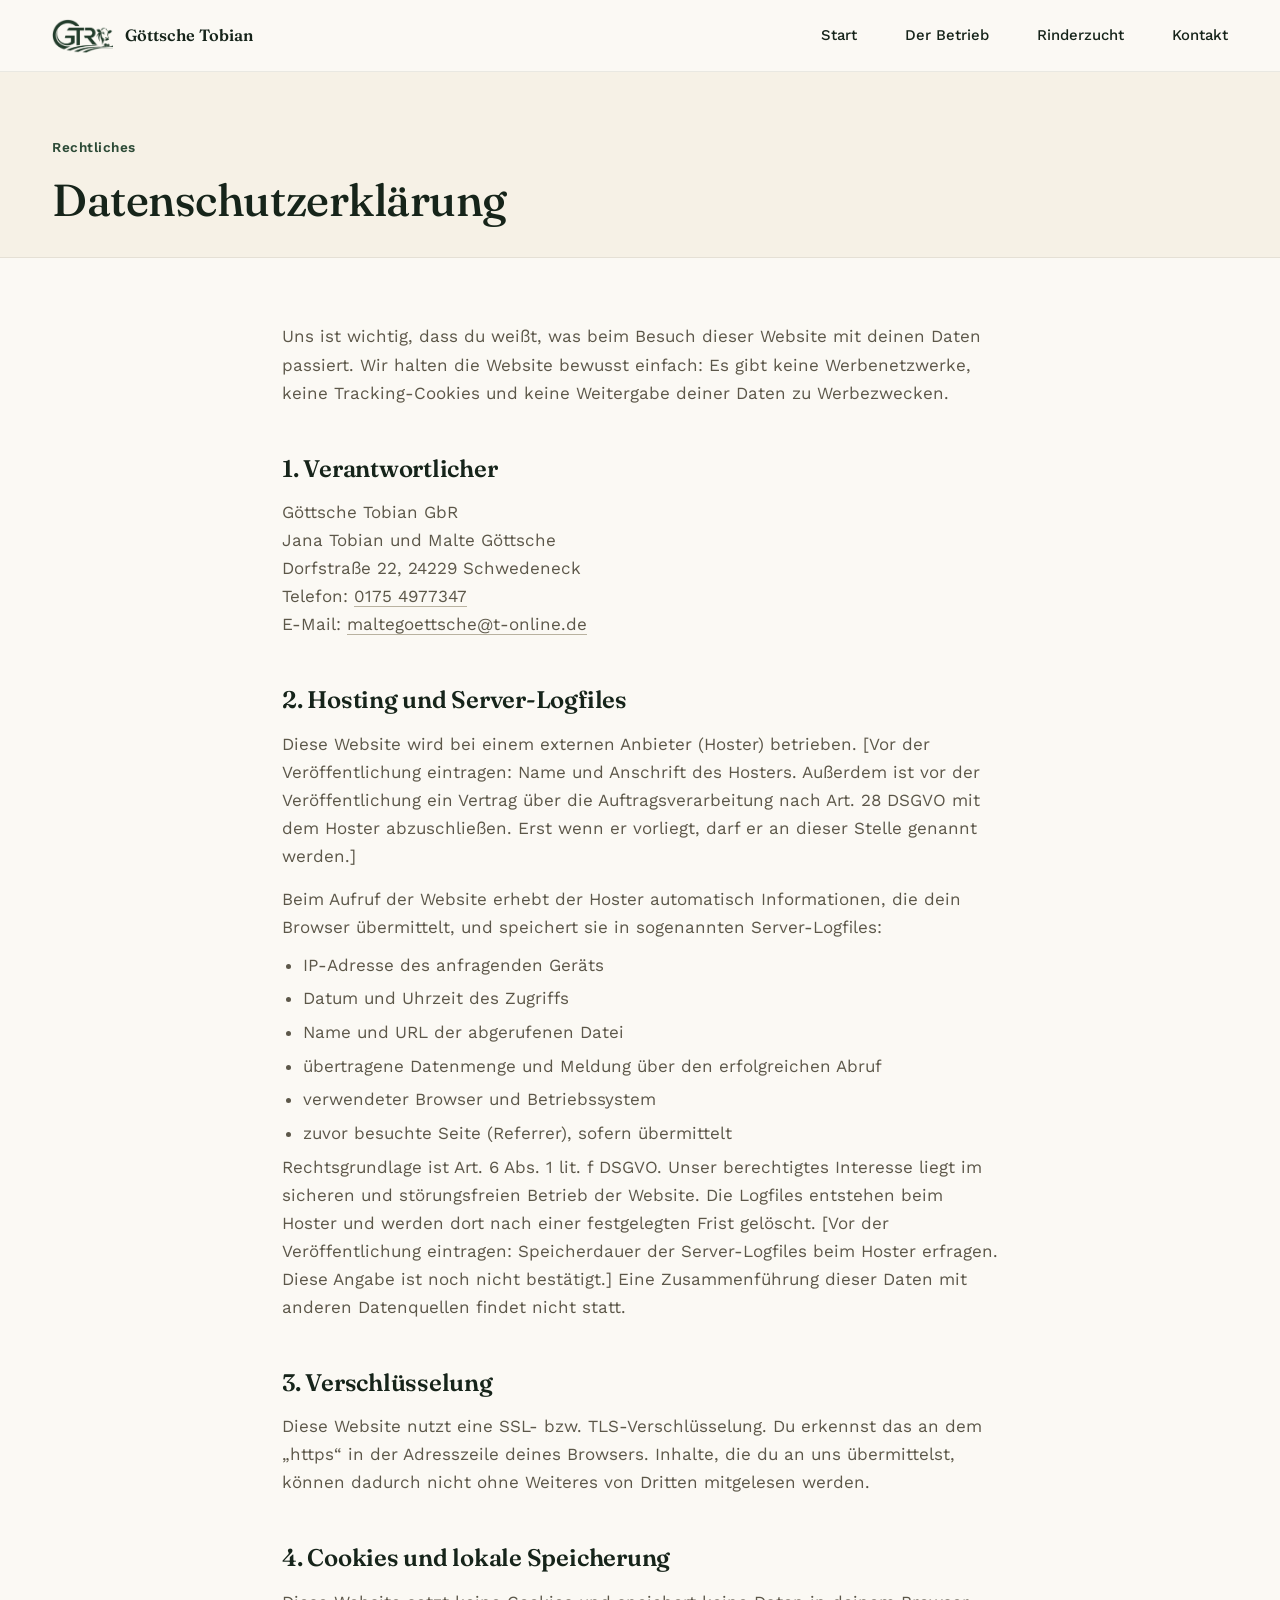
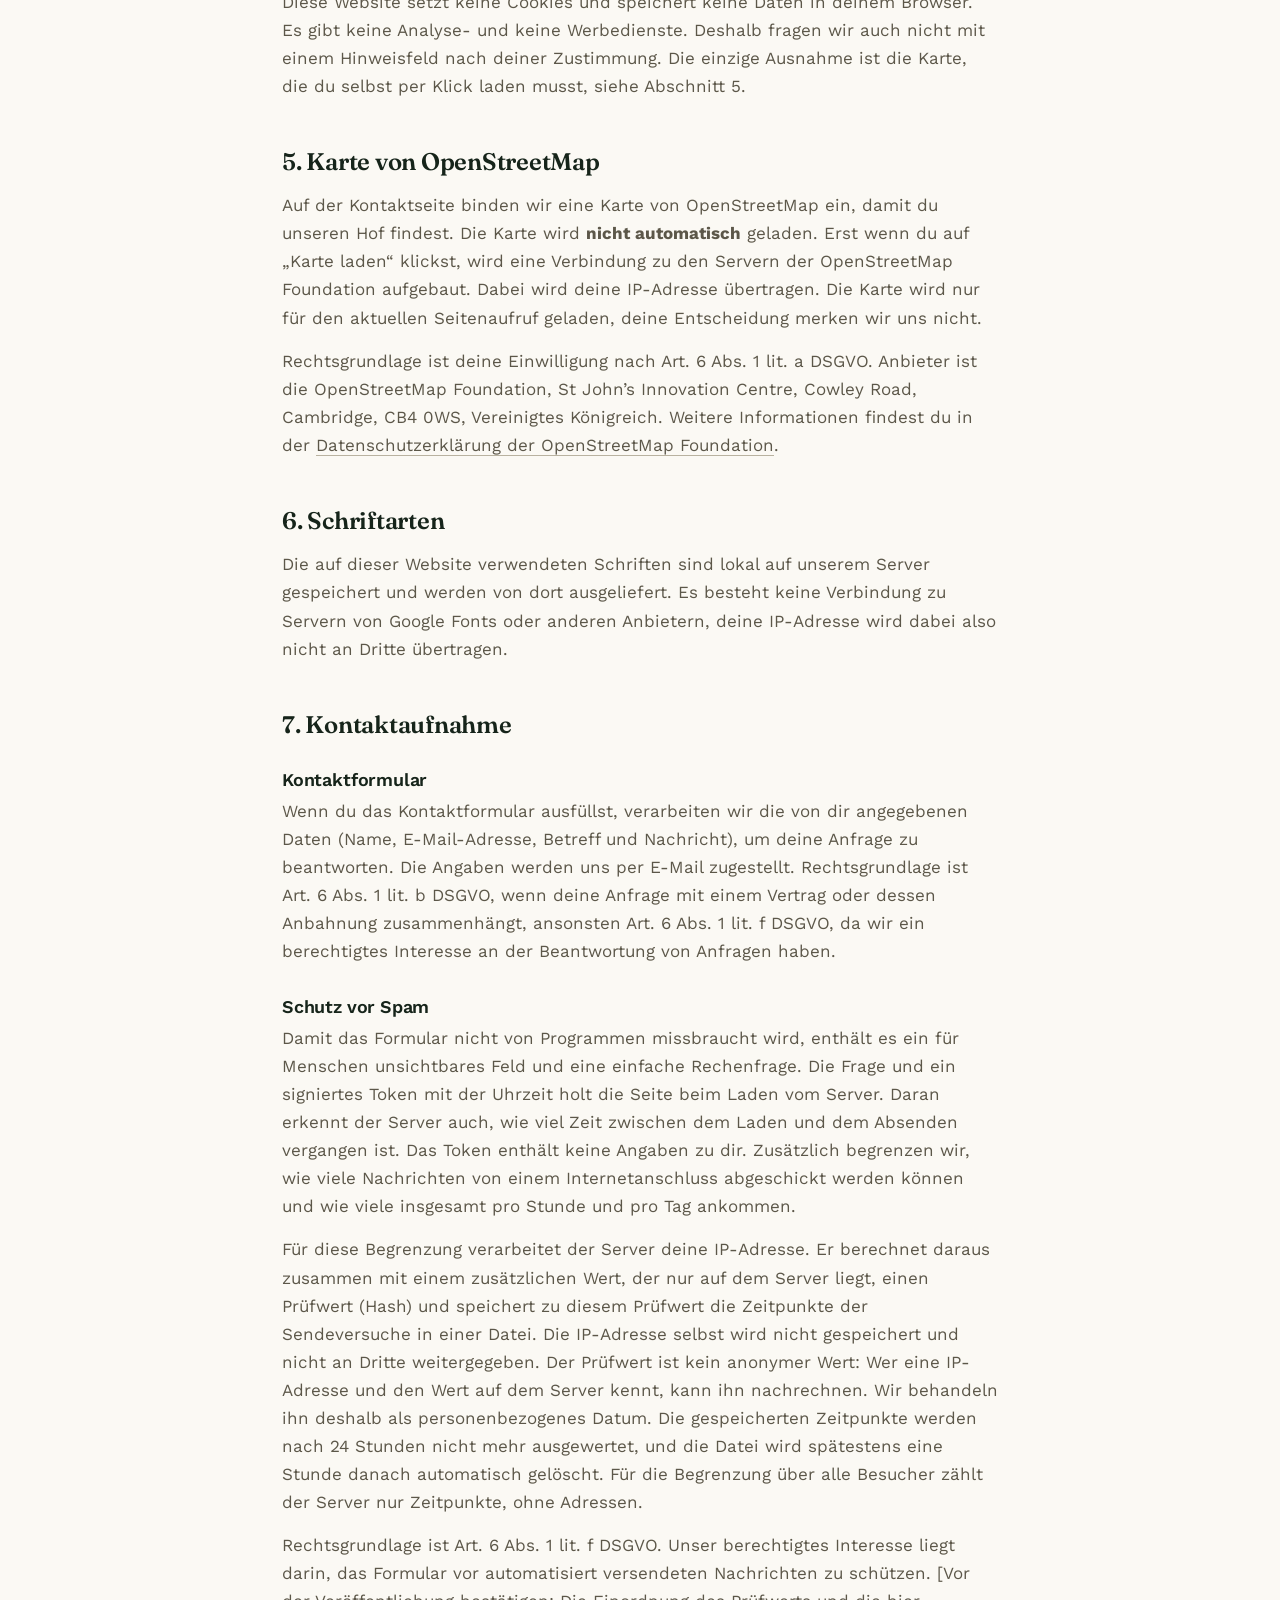
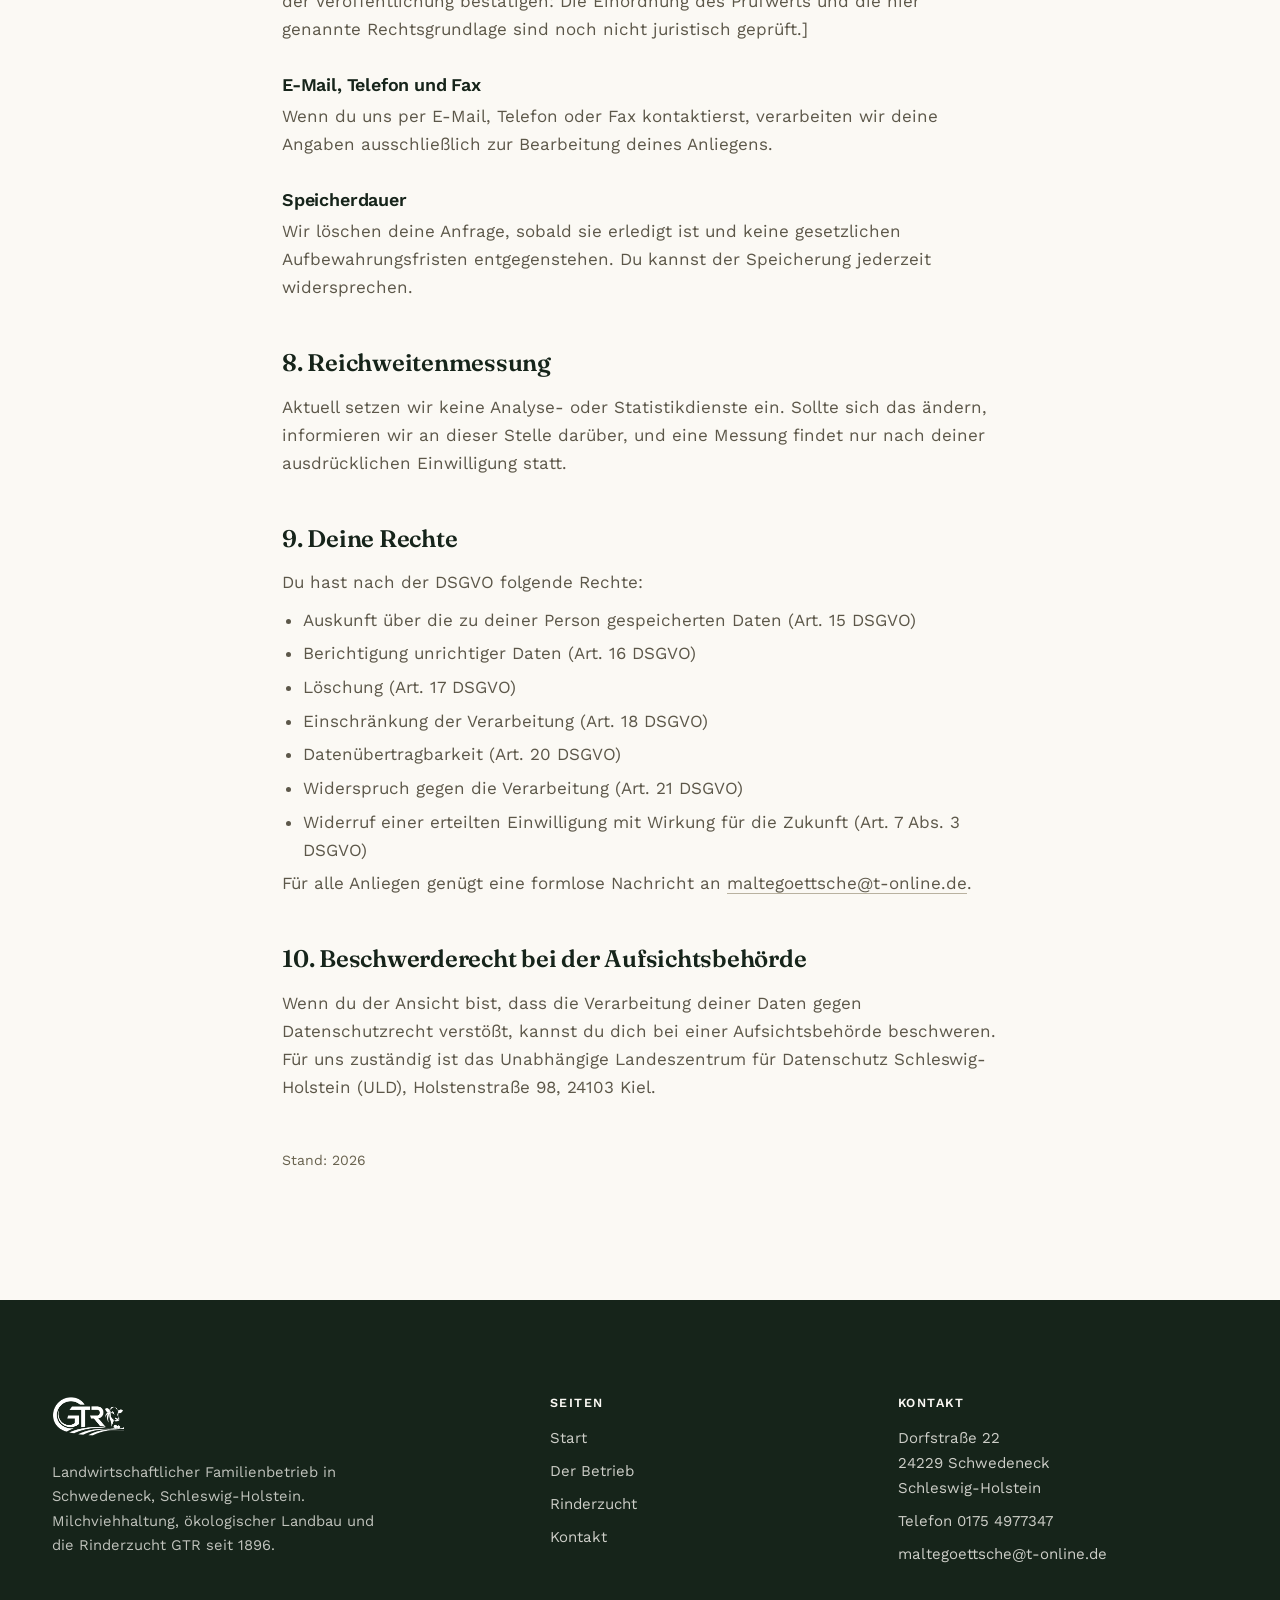
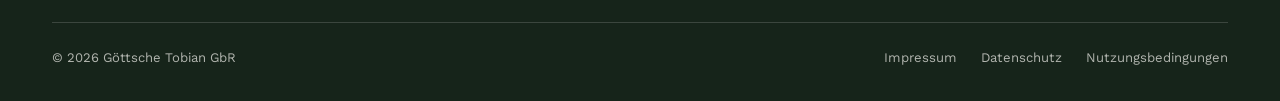
<file: datenschutz.html>
<!DOCTYPE html>
<html lang="de">
<head>
<meta charset="utf-8">
<meta name="viewport" content="width=device-width, initial-scale=1">
<title>Datenschutzerklärung | Göttsche Tobian GbR</title>
<meta name="description" content="Datenschutzerklärung der Göttsche Tobian GbR: welche Daten beim Besuch dieser Website verarbeitet werden, warum, und welche Rechte du hast.">
<link rel="canonical" href="https://seltixsyt-alt.github.io/goettsche-tobian-vorschau/datenschutz.html">
<meta name="robots" content="noindex, nofollow">
<meta name="theme-color" content="#16241a">
<meta property="og:type" content="website">
<meta property="og:site_name" content="Göttsche Tobian GbR">
<meta property="og:locale" content="de_DE">
<meta property="og:title" content="Datenschutzerklärung | Göttsche Tobian GbR">
<meta property="og:description" content="Welche Daten beim Besuch dieser Website verarbeitet werden und welche Rechte du hast.">
<meta property="og:url" content="https://seltixsyt-alt.github.io/goettsche-tobian-vorschau/datenschutz.html">
<meta property="og:image" content="https://seltixsyt-alt.github.io/goettsche-tobian-vorschau/assets/img/social-preview.jpg">
<meta name="twitter:card" content="summary_large_image">
<link rel="icon" href="/goettsche-tobian-vorschau/favicon.ico" sizes="32x32">
<link rel="icon" href="/goettsche-tobian-vorschau/icon-512.png" type="image/png" sizes="512x512">
<link rel="apple-touch-icon" href="/goettsche-tobian-vorschau/apple-touch-icon.png">
<link rel="manifest" href="/goettsche-tobian-vorschau/site.webmanifest">
<link rel="preload" href="assets/fonts/fraunces-latin.woff2" as="font" type="font/woff2" crossorigin>
<link rel="preload" href="assets/fonts/worksans-latin.woff2" as="font" type="font/woff2" crossorigin>
<link rel="stylesheet" href="assets/css/style.css?v=2026-10-30">
</head>
<body>

<a class="skip-link" href="#main">Zum Inhalt springen</a>

<header class="site-header">
  <div class="container">
    <a href="/goettsche-tobian-vorschau/" class="brand" aria-label="Göttsche Tobian, zur Startseite">
      <img class="brand-logo brand-logo--dark" src="assets/img/logo-gtr-mark-dark.png" alt="" width="560" height="310">
      <img class="brand-logo brand-logo--light" src="assets/img/logo-gtr-mark-light.png" alt="" width="560" height="310">
      <span class="brand-name" translate="no">Göttsche Tobian</span>
    </a>
    <nav class="nav-links" aria-label="Hauptnavigation">
      <a href="/goettsche-tobian-vorschau/">Start</a>
      <a href="betrieb.html">Der Betrieb</a>
      <a href="rinderzucht.html">Rinderzucht</a>
      <a href="kontakt.html">Kontakt</a>
    </nav>
    <button class="nav-toggle" type="button" aria-label="Menü öffnen" aria-expanded="false" aria-controls="mobile-menu">
      <span class="bar"></span><span class="bar"></span><span class="bar"></span>
    </button>
  </div>
</header>

<div class="mobile-menu" id="mobile-menu" aria-hidden="true">
  <nav aria-label="Menü">
    <ul>
      <li><a href="/goettsche-tobian-vorschau/">Start</a></li>
      <li><a href="betrieb.html">Der Betrieb</a></li>
      <li><a href="rinderzucht.html">Rinderzucht</a></li>
      <li><a href="kontakt.html">Kontakt</a></li>
    </ul>
  </nav>
  <div class="menu-meta">
    <span>Dorfstraße 22, 24229 Schwedeneck</span>
    <a href="tel:+491754977347">0175 4977347</a>
    <a href="mailto:maltegoettsche@t-online.de">maltegoettsche@t-online.de</a>
  </div>
</div>

<main id="main" tabindex="-1">

  <div class="text-hero">
    <div class="container">
      <span class="eyebrow">Rechtliches</span>
      <h1>Datenschutzerklärung</h1>
    </div>
  </div>

  <section class="legal">
    <div class="container">

      <p>Uns ist wichtig, dass du weißt, was beim Besuch dieser Website mit deinen Daten passiert. Wir halten die Website bewusst einfach: Es gibt keine Werbenetzwerke, keine Tracking-Cookies und keine Weitergabe deiner Daten zu Werbezwecken.</p>

      <h2>1. Verantwortlicher</h2>
      <p>
        Göttsche Tobian GbR<br>
        Jana Tobian und Malte Göttsche<br>
        Dorfstraße 22, 24229 Schwedeneck<br>
        Telefon: <a href="tel:+491754977347">0175 4977347</a><br>
        E-Mail: <a href="mailto:maltegoettsche@t-online.de">maltegoettsche@t-online.de</a>
      </p>

      <h2>2. Hosting und Server-Logfiles</h2>
      <p>Diese Website wird bei einem externen Anbieter (Hoster) betrieben. [Vor der Veröffentlichung eintragen: Name und Anschrift des Hosters. Außerdem ist vor der Veröffentlichung ein Vertrag über die Auftragsverarbeitung nach Art. 28 DSGVO mit dem Hoster abzuschließen. Erst wenn er vorliegt, darf er an dieser Stelle genannt werden.]</p>
      <p>Beim Aufruf der Website erhebt der Hoster automatisch Informationen, die dein Browser übermittelt, und speichert sie in sogenannten Server-Logfiles:</p>
      <ul>
        <li>IP-Adresse des anfragenden Geräts</li>
        <li>Datum und Uhrzeit des Zugriffs</li>
        <li>Name und URL der abgerufenen Datei</li>
        <li>übertragene Datenmenge und Meldung über den erfolgreichen Abruf</li>
        <li>verwendeter Browser und Betriebssystem</li>
        <li>zuvor besuchte Seite (Referrer), sofern übermittelt</li>
      </ul>
      <p>Rechtsgrundlage ist Art. 6 Abs. 1 lit. f DSGVO. Unser berechtigtes Interesse liegt im sicheren und störungsfreien Betrieb der Website. Die Logfiles entstehen beim Hoster und werden dort nach einer festgelegten Frist gelöscht. [Vor der Veröffentlichung eintragen: Speicherdauer der Server-Logfiles beim Hoster erfragen. Diese Angabe ist noch nicht bestätigt.] Eine Zusammenführung dieser Daten mit anderen Datenquellen findet nicht statt.</p>

      <h2>3. Verschlüsselung</h2>
      <p>Diese Website nutzt eine SSL- bzw. TLS-Verschlüsselung. Du erkennst das an dem „https“ in der Adresszeile deines Browsers. Inhalte, die du an uns übermittelst, können dadurch nicht ohne Weiteres von Dritten mitgelesen werden.</p>

      <h2>4. Cookies und lokale Speicherung</h2>
      <p>Diese Website setzt keine Cookies und speichert keine Daten in deinem Browser. Es gibt keine Analyse- und keine Werbedienste. Deshalb fragen wir auch nicht mit einem Hinweisfeld nach deiner Zustimmung. Die einzige Ausnahme ist die Karte, die du selbst per Klick laden musst, siehe Abschnitt 5.</p>

      <h2>5. Karte von OpenStreetMap</h2>
      <p>Auf der Kontaktseite binden wir eine Karte von OpenStreetMap ein, damit du unseren Hof findest. Die Karte wird <strong>nicht automatisch</strong> geladen. Erst wenn du auf „Karte laden“ klickst, wird eine Verbindung zu den Servern der OpenStreetMap Foundation aufgebaut. Dabei wird deine IP-Adresse übertragen. Die Karte wird nur für den aktuellen Seitenaufruf geladen, deine Entscheidung merken wir uns nicht.</p>
      <p>Rechtsgrundlage ist deine Einwilligung nach Art. 6 Abs. 1 lit. a DSGVO. Anbieter ist die OpenStreetMap Foundation, St John’s Innovation Centre, Cowley Road, Cambridge, CB4 0WS, Vereinigtes Königreich. Weitere Informationen findest du in der <a href="https://osmfoundation.org/wiki/Privacy_Policy" target="_blank" rel="noopener noreferrer">Datenschutzerklärung der OpenStreetMap Foundation</a>.</p>

      <h2>6. Schriftarten</h2>
      <p>Die auf dieser Website verwendeten Schriften sind lokal auf unserem Server gespeichert und werden von dort ausgeliefert. Es besteht keine Verbindung zu Servern von Google Fonts oder anderen Anbietern, deine IP-Adresse wird dabei also nicht an Dritte übertragen.</p>

      <h2>7. Kontaktaufnahme</h2>
      <h3>Kontaktformular</h3>
      <p>Wenn du das Kontaktformular ausfüllst, verarbeiten wir die von dir angegebenen Daten (Name, E-Mail-Adresse, Betreff und Nachricht), um deine Anfrage zu beantworten. Die Angaben werden uns per E-Mail zugestellt. Rechtsgrundlage ist Art. 6 Abs. 1 lit. b DSGVO, wenn deine Anfrage mit einem Vertrag oder dessen Anbahnung zusammenhängt, ansonsten Art. 6 Abs. 1 lit. f DSGVO, da wir ein berechtigtes Interesse an der Beantwortung von Anfragen haben.</p>
      <h3>Schutz vor Spam</h3>
      <p>Damit das Formular nicht von Programmen missbraucht wird, enthält es ein für Menschen unsichtbares Feld und eine einfache Rechenfrage. Die Frage und ein signiertes Token mit der Uhrzeit holt die Seite beim Laden vom Server. Daran erkennt der Server auch, wie viel Zeit zwischen dem Laden und dem Absenden vergangen ist. Das Token enthält keine Angaben zu dir. Zusätzlich begrenzen wir, wie viele Nachrichten von einem Internetanschluss abgeschickt werden können und wie viele insgesamt pro Stunde und pro Tag ankommen.</p>
      <p>Für diese Begrenzung verarbeitet der Server deine IP-Adresse. Er berechnet daraus zusammen mit einem zusätzlichen Wert, der nur auf dem Server liegt, einen Prüfwert (Hash) und speichert zu diesem Prüfwert die Zeitpunkte der Sendeversuche in einer Datei. Die IP-Adresse selbst wird nicht gespeichert und nicht an Dritte weitergegeben. Der Prüfwert ist kein anonymer Wert: Wer eine IP-Adresse und den Wert auf dem Server kennt, kann ihn nachrechnen. Wir behandeln ihn deshalb als personenbezogenes Datum. Die gespeicherten Zeitpunkte werden nach 24 Stunden nicht mehr ausgewertet, und die Datei wird spätestens eine Stunde danach automatisch gelöscht. Für die Begrenzung über alle Besucher zählt der Server nur Zeitpunkte, ohne Adressen.</p>
      <p>Rechtsgrundlage ist Art. 6 Abs. 1 lit. f DSGVO. Unser berechtigtes Interesse liegt darin, das Formular vor automatisiert versendeten Nachrichten zu schützen. [Vor der Veröffentlichung bestätigen: Die Einordnung des Prüfwerts und die hier genannte Rechtsgrundlage sind noch nicht juristisch geprüft.]</p>
      <h3>E-Mail, Telefon und Fax</h3>
      <p>Wenn du uns per E-Mail, Telefon oder Fax kontaktierst, verarbeiten wir deine Angaben ausschließlich zur Bearbeitung deines Anliegens.</p>
      <h3>Speicherdauer</h3>
      <p>Wir löschen deine Anfrage, sobald sie erledigt ist und keine gesetzlichen Aufbewahrungsfristen entgegenstehen. Du kannst der Speicherung jederzeit widersprechen.</p>

      <h2>8. Reichweitenmessung</h2>
      <p>Aktuell setzen wir keine Analyse- oder Statistikdienste ein. Sollte sich das ändern, informieren wir an dieser Stelle darüber, und eine Messung findet nur nach deiner ausdrücklichen Einwilligung statt.</p>

      <h2>9. Deine Rechte</h2>
      <p>Du hast nach der DSGVO folgende Rechte:</p>
      <ul>
        <li>Auskunft über die zu deiner Person gespeicherten Daten (Art. 15 DSGVO)</li>
        <li>Berichtigung unrichtiger Daten (Art. 16 DSGVO)</li>
        <li>Löschung (Art. 17 DSGVO)</li>
        <li>Einschränkung der Verarbeitung (Art. 18 DSGVO)</li>
        <li>Datenübertragbarkeit (Art. 20 DSGVO)</li>
        <li>Widerspruch gegen die Verarbeitung (Art. 21 DSGVO)</li>
        <li>Widerruf einer erteilten Einwilligung mit Wirkung für die Zukunft (Art. 7 Abs. 3 DSGVO)</li>
      </ul>
      <p>Für alle Anliegen genügt eine formlose Nachricht an <a href="mailto:maltegoettsche@t-online.de">maltegoettsche@t-online.de</a>.</p>

      <h2>10. Beschwerderecht bei der Aufsichtsbehörde</h2>
      <p>Wenn du der Ansicht bist, dass die Verarbeitung deiner Daten gegen Datenschutzrecht verstößt, kannst du dich bei einer Aufsichtsbehörde beschweren. Für uns zuständig ist das Unabhängige Landeszentrum für Datenschutz Schleswig-Holstein (ULD), Holstenstraße 98, 24103 Kiel.</p>

      <p class="updated">Stand: <span data-year>2026</span></p>
    </div>
  </section>

</main>

<footer class="site-footer">
  <div class="container">
    <div class="footer-grid">
      <div class="footer-brand">
        <img src="assets/img/logo-gtr-mark-light.png" alt="GTR, Göttsche Tobian Rinderzucht" width="560" height="310" loading="lazy">
        <p>Landwirtschaftlicher Familienbetrieb in Schwedeneck, Schleswig-Holstein. Milchviehhaltung, ökologischer Landbau und die Rinderzucht GTR seit 1896.</p>
      </div>
      <div class="footer-col">
        <h2>Seiten</h2>
        <a href="/goettsche-tobian-vorschau/">Start</a>
        <a href="betrieb.html">Der Betrieb</a>
        <a href="rinderzucht.html">Rinderzucht</a>
        <a href="kontakt.html">Kontakt</a>
      </div>
      <div class="footer-col">
        <h2>Kontakt</h2>
        <p>Dorfstraße 22<br>24229 Schwedeneck<br>Schleswig-Holstein</p>
        <a href="tel:+491754977347">Telefon 0175 4977347</a>
        <a href="mailto:maltegoettsche@t-online.de">maltegoettsche@t-online.de</a>
      </div>
    </div>
    <div class="footer-bottom">
      <span>&copy; <span data-year>2026</span> Göttsche Tobian GbR</span>
      <nav class="footer-legal" aria-label="Rechtliches">
        <a href="impressum.html">Impressum</a>
        <a href="datenschutz.html" aria-current="page">Datenschutz</a>
        <a href="nutzungsbedingungen.html">Nutzungsbedingungen</a>
      </nav>
    </div>
  </div>
</footer>

<script src="assets/js/main.js?v=2026-10-30" defer></script>
</body>
</html>
</file>
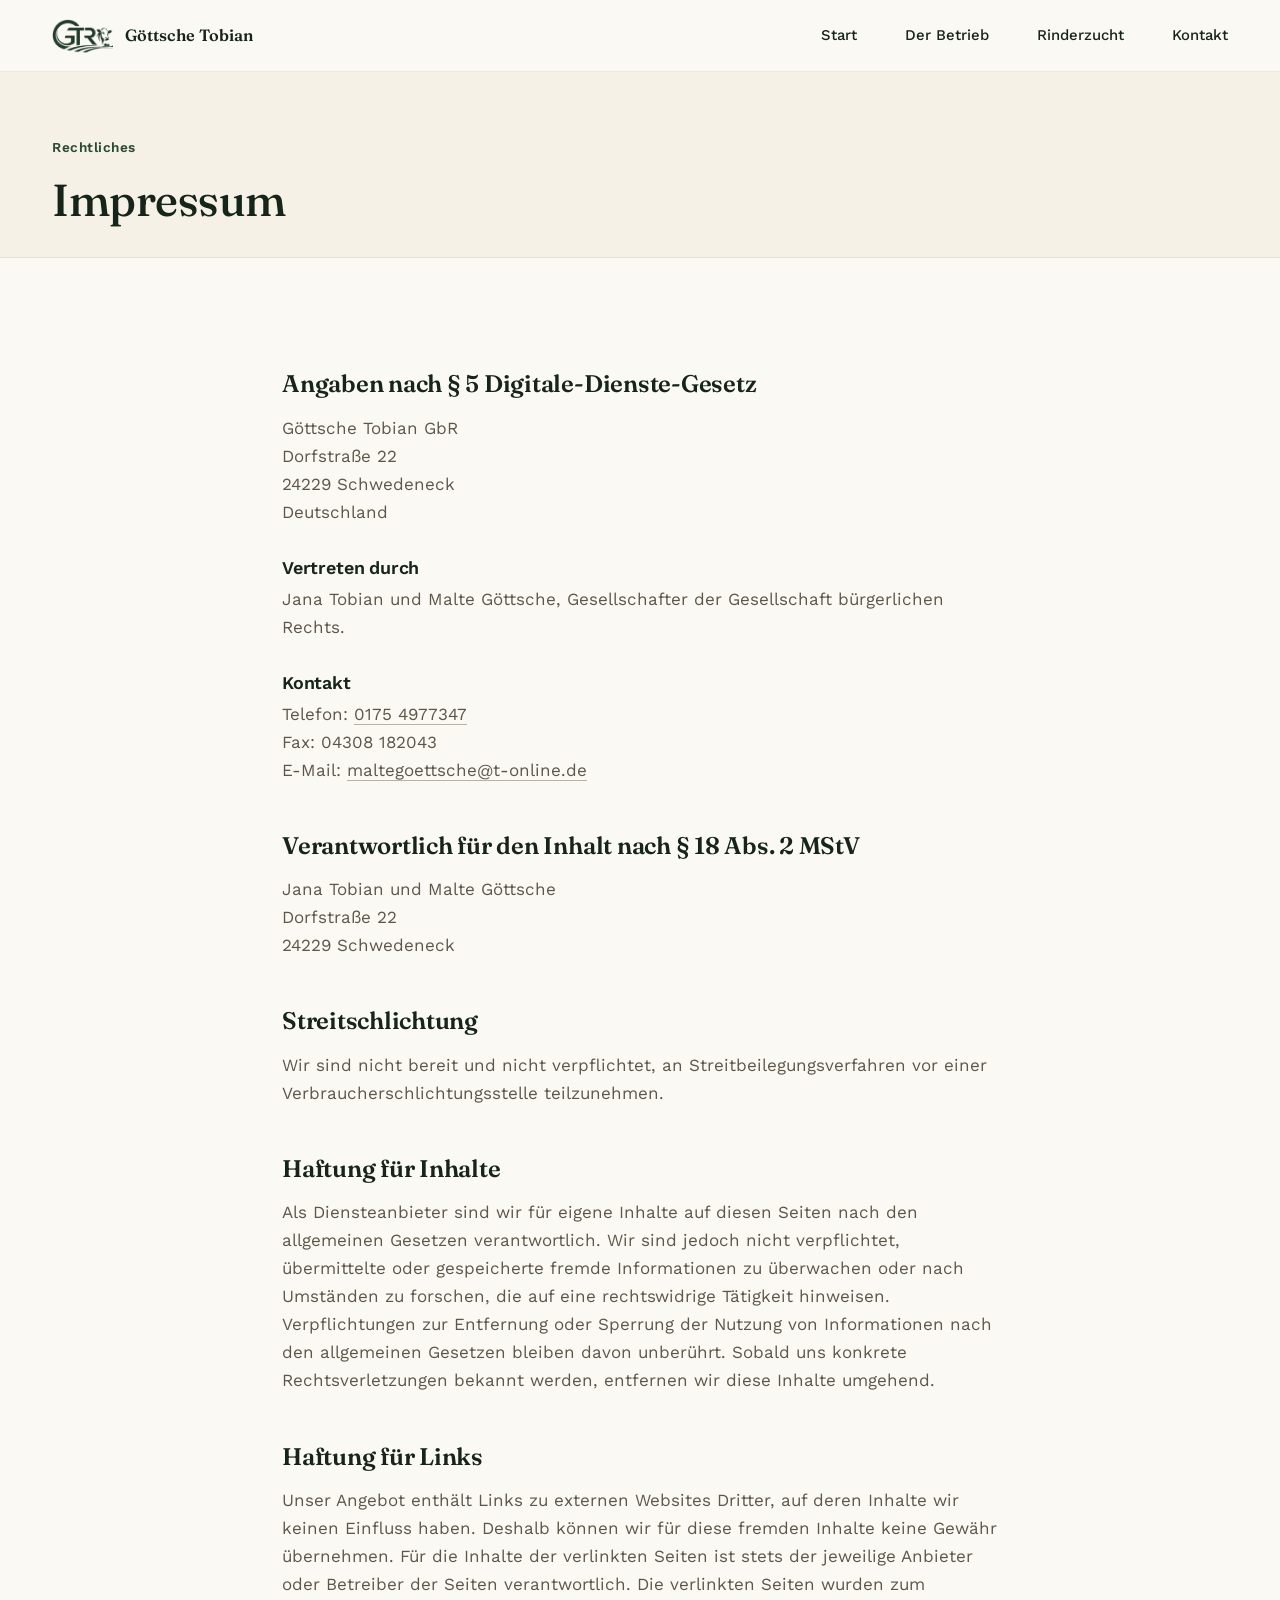
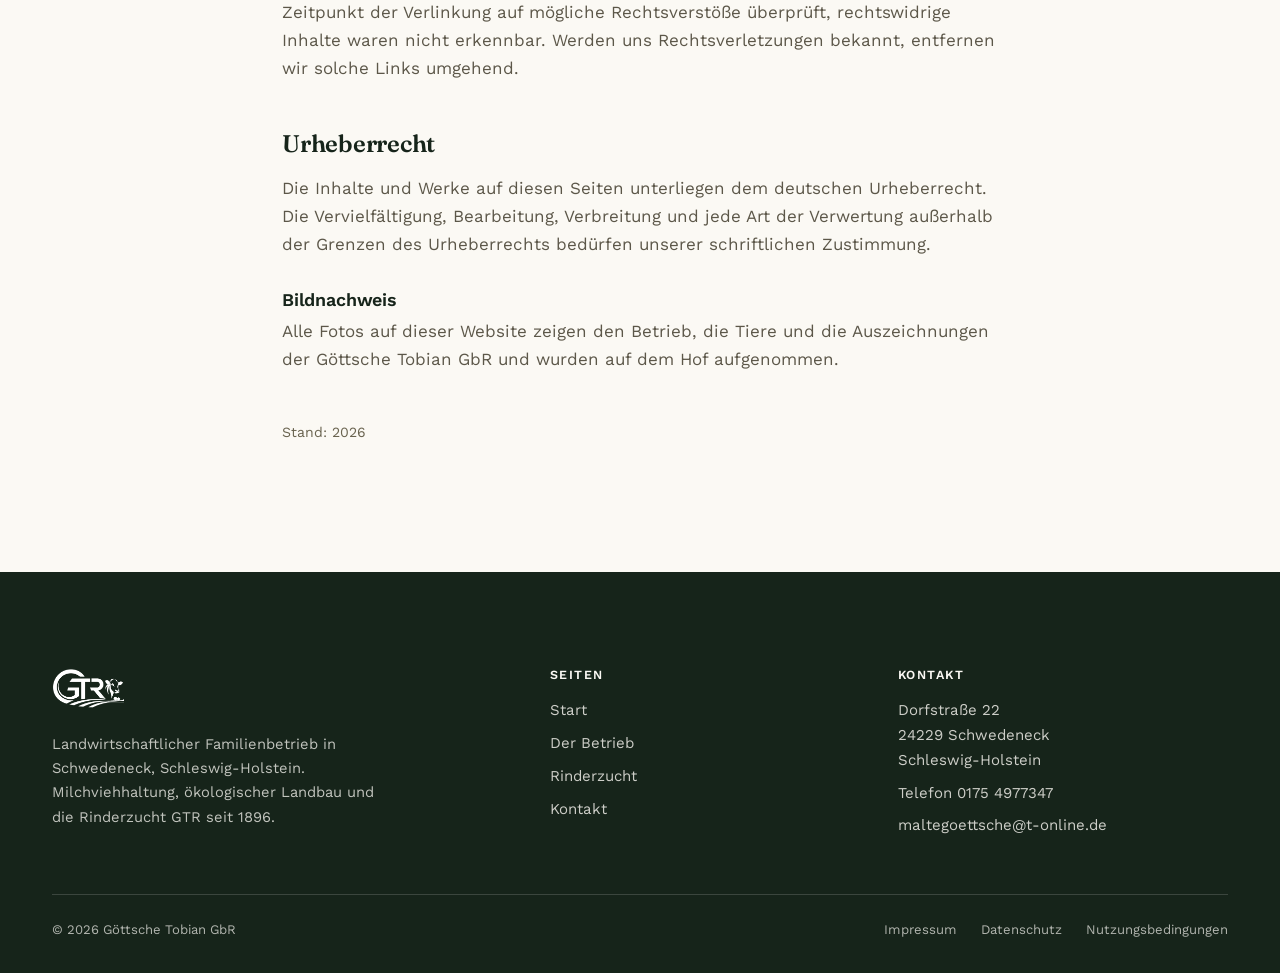
<file: impressum.html>
<!DOCTYPE html>
<html lang="de">
<head>
<meta charset="utf-8">
<meta name="viewport" content="width=device-width, initial-scale=1">
<title>Impressum | Göttsche Tobian GbR</title>
<meta name="description" content="Impressum und Anbieterkennzeichnung der Göttsche Tobian GbR, Dorfstraße 22, 24229 Schwedeneck.">
<link rel="canonical" href="https://seltixsyt-alt.github.io/goettsche-tobian-vorschau/impressum.html">
<meta name="robots" content="noindex, nofollow">
<meta name="theme-color" content="#16241a">
<meta property="og:type" content="website">
<meta property="og:site_name" content="Göttsche Tobian GbR">
<meta property="og:locale" content="de_DE">
<meta property="og:title" content="Impressum | Göttsche Tobian GbR">
<meta property="og:description" content="Anbieterkennzeichnung der Göttsche Tobian GbR in Schwedeneck.">
<meta property="og:url" content="https://seltixsyt-alt.github.io/goettsche-tobian-vorschau/impressum.html">
<meta property="og:image" content="https://seltixsyt-alt.github.io/goettsche-tobian-vorschau/assets/img/social-preview.jpg">
<meta name="twitter:card" content="summary_large_image">
<link rel="icon" href="/goettsche-tobian-vorschau/favicon.ico" sizes="32x32">
<link rel="icon" href="/goettsche-tobian-vorschau/icon-512.png" type="image/png" sizes="512x512">
<link rel="apple-touch-icon" href="/goettsche-tobian-vorschau/apple-touch-icon.png">
<link rel="manifest" href="/goettsche-tobian-vorschau/site.webmanifest">
<link rel="preload" href="assets/fonts/fraunces-latin.woff2" as="font" type="font/woff2" crossorigin>
<link rel="preload" href="assets/fonts/worksans-latin.woff2" as="font" type="font/woff2" crossorigin>
<link rel="stylesheet" href="assets/css/style.css?v=2026-10-30">
</head>
<body>

<a class="skip-link" href="#main">Zum Inhalt springen</a>

<header class="site-header">
  <div class="container">
    <a href="/goettsche-tobian-vorschau/" class="brand" aria-label="Göttsche Tobian, zur Startseite">
      <img class="brand-logo brand-logo--dark" src="assets/img/logo-gtr-mark-dark.png" alt="" width="560" height="310">
      <img class="brand-logo brand-logo--light" src="assets/img/logo-gtr-mark-light.png" alt="" width="560" height="310">
      <span class="brand-name" translate="no">Göttsche Tobian</span>
    </a>
    <nav class="nav-links" aria-label="Hauptnavigation">
      <a href="/goettsche-tobian-vorschau/">Start</a>
      <a href="betrieb.html">Der Betrieb</a>
      <a href="rinderzucht.html">Rinderzucht</a>
      <a href="kontakt.html">Kontakt</a>
    </nav>
    <button class="nav-toggle" type="button" aria-label="Menü öffnen" aria-expanded="false" aria-controls="mobile-menu">
      <span class="bar"></span><span class="bar"></span><span class="bar"></span>
    </button>
  </div>
</header>

<div class="mobile-menu" id="mobile-menu" aria-hidden="true">
  <nav aria-label="Menü">
    <ul>
      <li><a href="/goettsche-tobian-vorschau/">Start</a></li>
      <li><a href="betrieb.html">Der Betrieb</a></li>
      <li><a href="rinderzucht.html">Rinderzucht</a></li>
      <li><a href="kontakt.html">Kontakt</a></li>
    </ul>
  </nav>
  <div class="menu-meta">
    <span>Dorfstraße 22, 24229 Schwedeneck</span>
    <a href="tel:+491754977347">0175 4977347</a>
    <a href="mailto:maltegoettsche@t-online.de">maltegoettsche@t-online.de</a>
  </div>
</div>

<main id="main" tabindex="-1">

  <div class="text-hero">
    <div class="container">
      <span class="eyebrow">Rechtliches</span>
      <h1>Impressum</h1>
    </div>
  </div>

  <section class="legal">
    <div class="container">

      <h2>Angaben nach § 5 Digitale-Dienste-Gesetz</h2>
      <p>
        Göttsche Tobian GbR<br>
        Dorfstraße 22<br>
        24229 Schwedeneck<br>
        Deutschland
      </p>

      <h3>Vertreten durch</h3>
      <p>Jana Tobian und Malte Göttsche, Gesellschafter der Gesellschaft bürgerlichen Rechts.</p>

      <h3>Kontakt</h3>
      <p>
        Telefon: <a href="tel:+491754977347">0175 4977347</a><br>
        Fax: 04308 182043<br>
        E-Mail: <a href="mailto:maltegoettsche@t-online.de">maltegoettsche@t-online.de</a>
      </p>

      <!-- Falls eine Umsatzsteuer-Identifikationsnummer nach § 27 a UStG vorliegt,
           hier ergänzen:
      <h3>Umsatzsteuer-Identifikationsnummer</h3>
      <p>DE000000000</p>
      -->

      <h2>Verantwortlich für den Inhalt nach § 18 Abs. 2 MStV</h2>
      <p>
        Jana Tobian und Malte Göttsche<br>
        Dorfstraße 22<br>
        24229 Schwedeneck
      </p>

      <h2>Streitschlichtung</h2>
      <p>Wir sind nicht bereit und nicht verpflichtet, an Streitbeilegungsverfahren vor einer Verbraucherschlichtungsstelle teilzunehmen.</p>

      <h2>Haftung für Inhalte</h2>
      <p>Als Diensteanbieter sind wir für eigene Inhalte auf diesen Seiten nach den allgemeinen Gesetzen verantwortlich. Wir sind jedoch nicht verpflichtet, übermittelte oder gespeicherte fremde Informationen zu überwachen oder nach Umständen zu forschen, die auf eine rechtswidrige Tätigkeit hinweisen. Verpflichtungen zur Entfernung oder Sperrung der Nutzung von Informationen nach den allgemeinen Gesetzen bleiben davon unberührt. Sobald uns konkrete Rechtsverletzungen bekannt werden, entfernen wir diese Inhalte umgehend.</p>

      <h2>Haftung für Links</h2>
      <p>Unser Angebot enthält Links zu externen Websites Dritter, auf deren Inhalte wir keinen Einfluss haben. Deshalb können wir für diese fremden Inhalte keine Gewähr übernehmen. Für die Inhalte der verlinkten Seiten ist stets der jeweilige Anbieter oder Betreiber der Seiten verantwortlich. Die verlinkten Seiten wurden zum Zeitpunkt der Verlinkung auf mögliche Rechtsverstöße überprüft, rechtswidrige Inhalte waren nicht erkennbar. Werden uns Rechtsverletzungen bekannt, entfernen wir solche Links umgehend.</p>

      <h2>Urheberrecht</h2>
      <p>Die Inhalte und Werke auf diesen Seiten unterliegen dem deutschen Urheberrecht. Die Vervielfältigung, Bearbeitung, Verbreitung und jede Art der Verwertung außerhalb der Grenzen des Urheberrechts bedürfen unserer schriftlichen Zustimmung.</p>

      <h3>Bildnachweis</h3>
      <p>Alle Fotos auf dieser Website zeigen den Betrieb, die Tiere und die Auszeichnungen der Göttsche Tobian GbR und wurden auf dem Hof aufgenommen.</p>

      <p class="updated">Stand: <span data-year>2026</span></p>
    </div>
  </section>

</main>

<footer class="site-footer">
  <div class="container">
    <div class="footer-grid">
      <div class="footer-brand">
        <img src="assets/img/logo-gtr-mark-light.png" alt="GTR, Göttsche Tobian Rinderzucht" width="560" height="310" loading="lazy">
        <p>Landwirtschaftlicher Familienbetrieb in Schwedeneck, Schleswig-Holstein. Milchviehhaltung, ökologischer Landbau und die Rinderzucht GTR seit 1896.</p>
      </div>
      <div class="footer-col">
        <h2>Seiten</h2>
        <a href="/goettsche-tobian-vorschau/">Start</a>
        <a href="betrieb.html">Der Betrieb</a>
        <a href="rinderzucht.html">Rinderzucht</a>
        <a href="kontakt.html">Kontakt</a>
      </div>
      <div class="footer-col">
        <h2>Kontakt</h2>
        <p>Dorfstraße 22<br>24229 Schwedeneck<br>Schleswig-Holstein</p>
        <a href="tel:+491754977347">Telefon 0175 4977347</a>
        <a href="mailto:maltegoettsche@t-online.de">maltegoettsche@t-online.de</a>
      </div>
    </div>
    <div class="footer-bottom">
      <span>&copy; <span data-year>2026</span> Göttsche Tobian GbR</span>
      <nav class="footer-legal" aria-label="Rechtliches">
        <a href="impressum.html" aria-current="page">Impressum</a>
        <a href="datenschutz.html">Datenschutz</a>
        <a href="nutzungsbedingungen.html">Nutzungsbedingungen</a>
      </nav>
    </div>
  </div>
</footer>

<script src="assets/js/main.js?v=2026-10-30" defer></script>
</body>
</html>
</file>
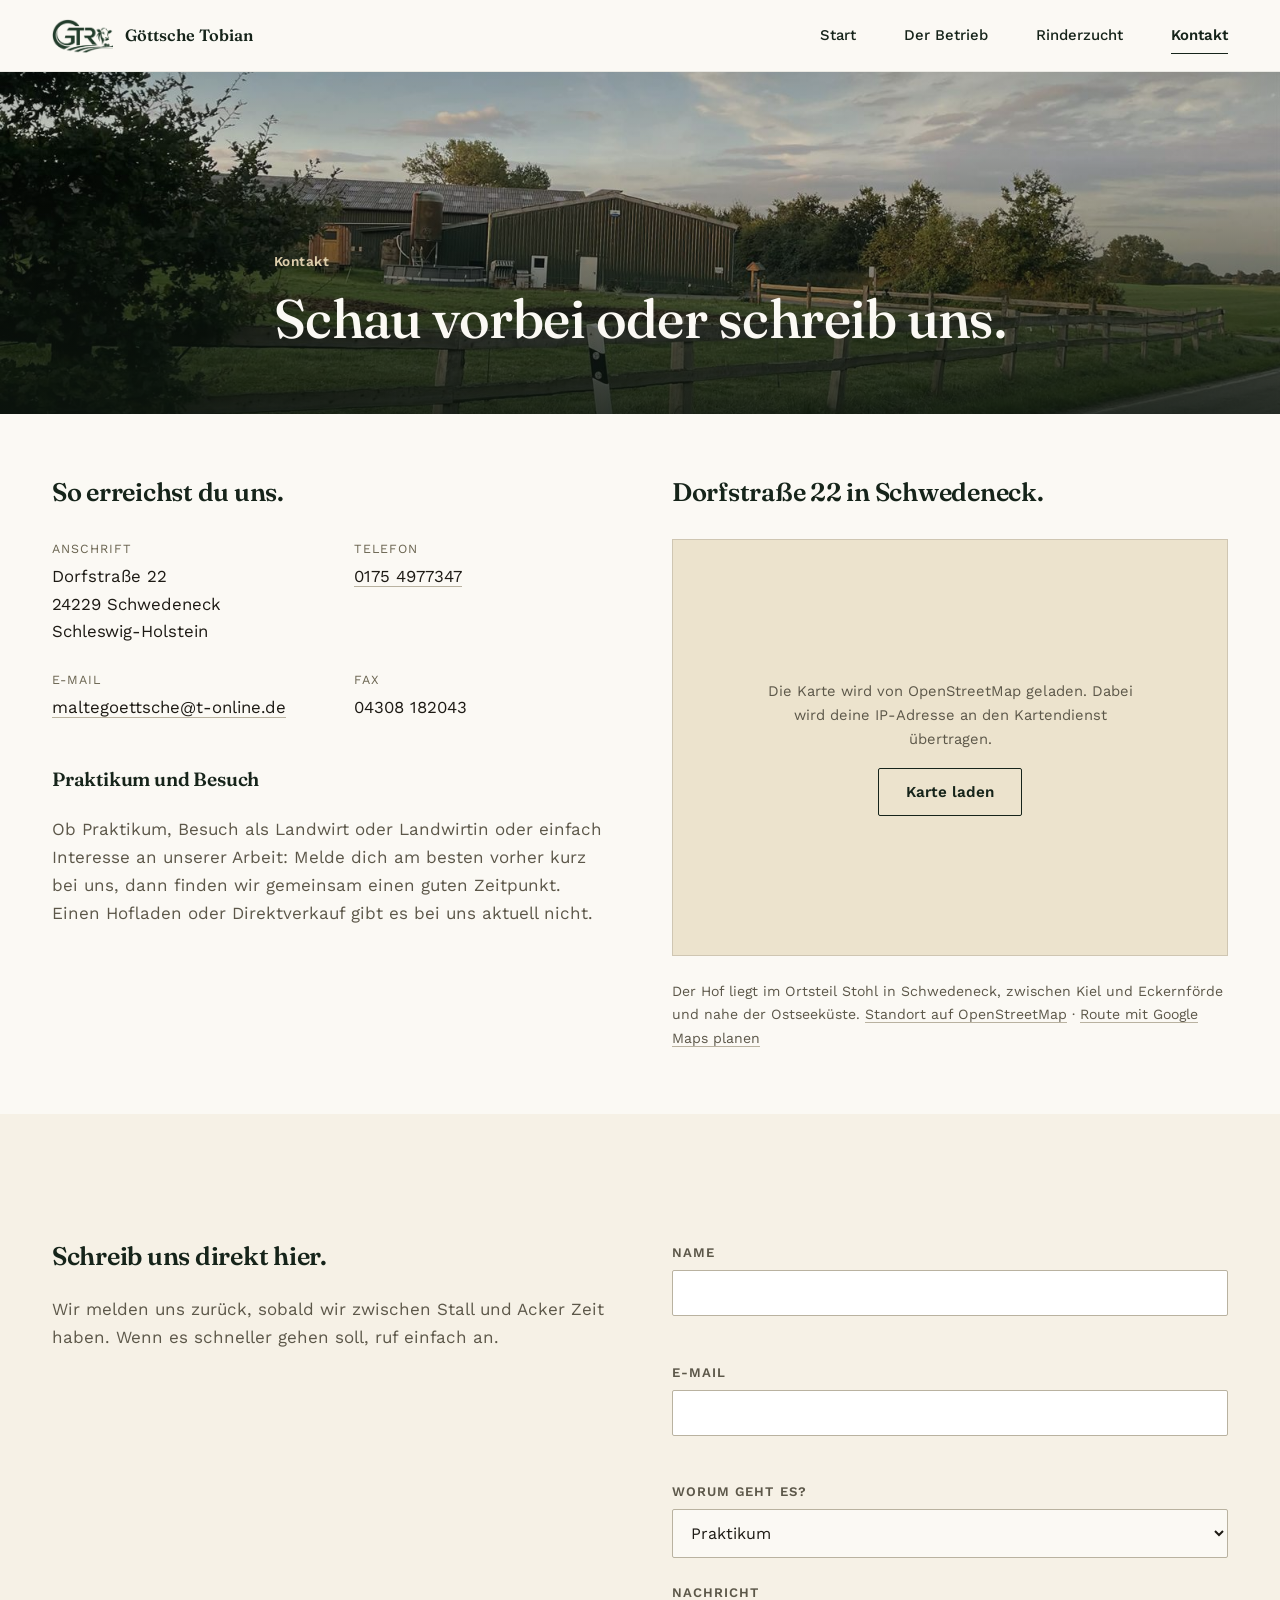
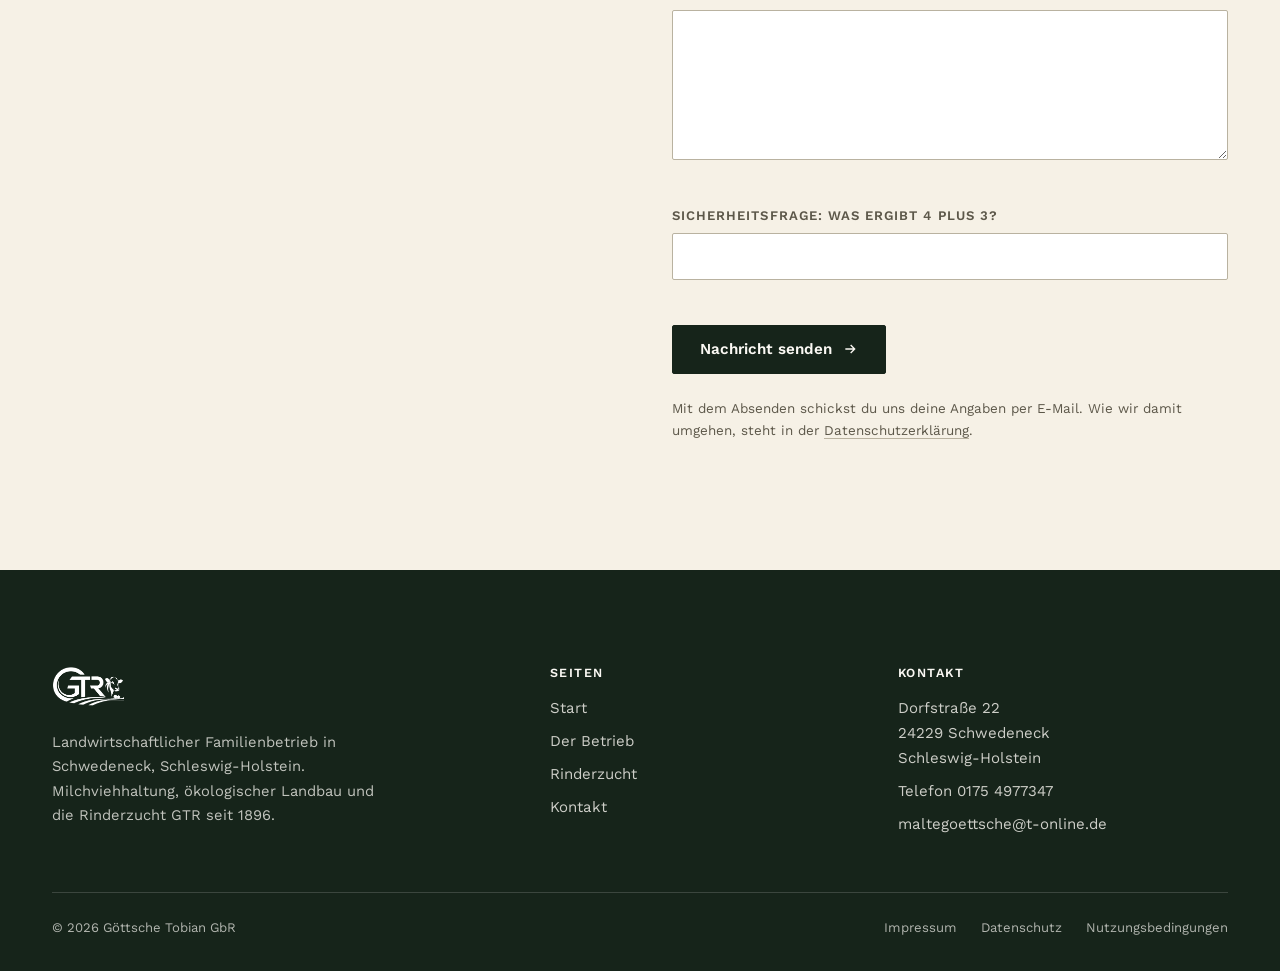
<file: kontakt.html>
<!DOCTYPE html>
<html lang="de">
<head>
<meta charset="utf-8">
<meta name="viewport" content="width=device-width, initial-scale=1">
<title>Kontakt und Anfahrt | Göttsche Tobian GbR in Schwedeneck</title>
<meta name="description" content="Kontakt zur Göttsche Tobian GbR in Schwedeneck: Adresse, Telefon, E-Mail, Kontaktformular und Anfahrt für Praktikum, Besuch oder Fragen zur Zucht.">
<link rel="canonical" href="https://seltixsyt-alt.github.io/goettsche-tobian-vorschau/kontakt.html">
<meta name="robots" content="noindex, nofollow">
<meta name="theme-color" content="#16241a">
<meta property="og:type" content="website">
<meta property="og:site_name" content="Göttsche Tobian GbR">
<meta property="og:locale" content="de_DE">
<meta property="og:title" content="Kontakt und Anfahrt | Göttsche Tobian GbR">
<meta property="og:description" content="Dorfstraße 22, 24229 Schwedeneck. Telefon, E-Mail und Kontaktformular für Praktikum, Besuch oder Rückfragen.">
<meta property="og:url" content="https://seltixsyt-alt.github.io/goettsche-tobian-vorschau/kontakt.html">
<meta property="og:image" content="https://seltixsyt-alt.github.io/goettsche-tobian-vorschau/assets/img/social-preview.jpg">
<meta property="og:image:width" content="1200">
<meta property="og:image:height" content="630">
<meta property="og:image:alt" content="Kühe am Stall der Göttsche Tobian GbR im Abendlicht">
<meta name="twitter:card" content="summary_large_image">
<link rel="icon" href="/goettsche-tobian-vorschau/favicon.ico" sizes="32x32">
<link rel="icon" href="/goettsche-tobian-vorschau/icon-512.png" type="image/png" sizes="512x512">
<link rel="apple-touch-icon" href="/goettsche-tobian-vorschau/apple-touch-icon.png">
<link rel="manifest" href="/goettsche-tobian-vorschau/site.webmanifest">
<link rel="preload" href="assets/fonts/fraunces-latin.woff2" as="font" type="font/woff2" crossorigin>
<link rel="preload" href="assets/fonts/worksans-latin.woff2" as="font" type="font/woff2" crossorigin>
<link rel="stylesheet" href="assets/css/style.css?v=2026-10-30">
<script type="application/ld+json">
{
  "@context": "https://schema.org",
  "@type": "BreadcrumbList",
  "itemListElement": [
    { "@type": "ListItem", "position": 1, "name": "Start", "item": "https://seltixsyt-alt.github.io/goettsche-tobian-vorschau/" },
    { "@type": "ListItem", "position": 2, "name": "Kontakt", "item": "https://seltixsyt-alt.github.io/goettsche-tobian-vorschau/kontakt.html" }
  ]
}
</script>
</head>
<body>

<a class="skip-link" href="#main">Zum Inhalt springen</a>

<header class="site-header">
  <div class="container">
    <a href="/goettsche-tobian-vorschau/" class="brand" aria-label="Göttsche Tobian, zur Startseite">
      <img class="brand-logo brand-logo--dark" src="assets/img/logo-gtr-mark-dark.png" alt="" width="560" height="310">
      <img class="brand-logo brand-logo--light" src="assets/img/logo-gtr-mark-light.png" alt="" width="560" height="310">
      <span class="brand-name" translate="no">Göttsche Tobian</span>
    </a>
    <nav class="nav-links" aria-label="Hauptnavigation">
      <a href="/goettsche-tobian-vorschau/">Start</a>
      <a href="betrieb.html">Der Betrieb</a>
      <a href="rinderzucht.html">Rinderzucht</a>
      <a href="kontakt.html" aria-current="page">Kontakt</a>
    </nav>
    <button class="nav-toggle" type="button" aria-label="Menü öffnen" aria-expanded="false" aria-controls="mobile-menu">
      <span class="bar"></span><span class="bar"></span><span class="bar"></span>
    </button>
  </div>
</header>

<div class="mobile-menu" id="mobile-menu" aria-hidden="true">
  <nav aria-label="Menü">
    <ul>
      <li><a href="/goettsche-tobian-vorschau/">Start</a></li>
      <li><a href="betrieb.html">Der Betrieb</a></li>
      <li><a href="rinderzucht.html">Rinderzucht</a></li>
      <li><a href="kontakt.html" aria-current="page">Kontakt</a></li>
    </ul>
  </nav>
  <div class="menu-meta">
    <span>Dorfstraße 22, 24229 Schwedeneck</span>
    <a href="tel:+491754977347">0175 4977347</a>
    <a href="mailto:maltegoettsche@t-online.de">maltegoettsche@t-online.de</a>
  </div>
</div>

<main id="main" tabindex="-1">

  <section class="page-hero page-hero--short">
    <div class="hero-media">
      <img src="assets/img/hofansicht-strasse.jpg"
           srcset="assets/img/hofansicht-strasse-800.jpg 800w, assets/img/hofansicht-strasse.jpg 1600w"
           sizes="100vw"
           alt="Blick von der Dorfstraße auf den Hof in Schwedeneck"
           width="1600" height="1200" fetchpriority="high" decoding="async">
    </div>
    <div class="container">
      <div class="hero-content">
        <span class="eyebrow eyebrow--on-dark">Kontakt</span>
        <h1>Schau vorbei oder schreib uns.</h1>
      </div>
    </div>
  </section>

  <section class="section section--tight">
    <div class="container">
      <div class="grid-2">

        <div>
          <h2>So erreichst du uns.</h2>
          <dl class="facts mt-4">
            <div>
              <dt>Anschrift</dt>
              <dd>Dorfstraße 22<br>24229 Schwedeneck<br>Schleswig-Holstein</dd>
            </div>
            <div>
              <dt>Telefon</dt>
              <dd><a href="tel:+491754977347">0175 4977347</a></dd>
            </div>
            <div>
              <dt>E-Mail</dt>
              <dd><a href="mailto:maltegoettsche@t-online.de">maltegoettsche@t-online.de</a></dd>
            </div>
            <div>
              <dt>Fax</dt>
              <dd>04308 182043</dd>
            </div>
          </dl>

          <h3 class="mt-5 heading-small">Praktikum und Besuch</h3>
          <p class="prose mt-3 text-stone">Ob Praktikum, Besuch als Landwirt oder Landwirtin oder einfach Interesse an unserer Arbeit: Melde dich am besten vorher kurz bei uns, dann finden wir gemeinsam einen guten Zeitpunkt. Einen Hofladen oder Direktverkauf gibt es bei uns aktuell nicht.</p>
        </div>

        <div>
          <h2>Dorfstraße 22 in Schwedeneck.</h2>
          <div class="map-frame mt-4"
               data-map-src="https://www.openstreetmap.org/export/embed.html?bbox=10.1373%2C54.4687%2C10.1513%2C54.4746&amp;layer=mapnik&amp;marker=54.4716460%2C10.1442765">
            <div class="map-consent">
              <p>Die Karte wird von OpenStreetMap geladen. Dabei wird deine IP-Adresse an den Kartendienst übertragen.</p>
              <button type="button" class="btn" data-load-map>Karte laden</button>
            </div>
          </div>
          <p class="mt-3 note-small">Der Hof liegt im Ortsteil Stohl in Schwedeneck, zwischen Kiel und Eckernförde und nahe der Ostseeküste.
            <a href="https://www.openstreetmap.org/?mlat=54.4716460&amp;mlon=10.1442765#map=17/54.47165/10.14428" rel="noopener noreferrer" target="_blank" class="inline-link">Standort auf OpenStreetMap</a> <span aria-hidden="true">&middot;</span> <a href="https://www.google.com/maps/dir/?api=1&amp;destination=54.4716460,10.1442765" rel="noopener noreferrer" target="_blank" class="inline-link">Route mit Google Maps planen</a>
          </p>
        </div>

      </div>
    </div>
  </section>

  <section class="section section--cream">
    <div class="container">
      <div class="grid-2">
        <div>
          <h2>Schreib uns direkt hier.</h2>
          <p class="prose mt-3 text-stone">Wir melden uns zurück, sobald wir zwischen Stall und Acker Zeit haben. Wenn es schneller gehen soll, ruf einfach an.</p>
        </div>

        <div>
          <form class="form" id="kontaktformular" data-contact-form data-token-url="form-token.json" action="kontakt.html" method="post">
            <p class="form-status" role="status" hidden></p>
            <noscript><p class="form-status form-status--error">Zum Absenden braucht das Formular JavaScript. Schreib uns an <a href="mailto:maltegoettsche@t-online.de" class="inline-link">maltegoettsche@t-online.de</a> oder ruf an unter <a href="tel:+491754977347" class="inline-link">0175 4977347</a>.</p></noscript>

            <div class="form-row">
              <label for="name">Name</label>
              <input type="text" id="name" name="name" autocomplete="name" required aria-describedby="name-fehler">
              <span class="field-error" id="name-fehler" aria-live="polite"></span>
            </div>

            <div class="form-row">
              <label for="email">E-Mail</label>
              <input type="email" id="email" name="email" autocomplete="email" spellcheck="false" required aria-describedby="email-fehler">
              <span class="field-error" id="email-fehler" aria-live="polite"></span>
            </div>

            <div class="form-row">
              <label for="betreff">Worum geht es?</label>
              <select id="betreff" name="betreff">
                <option value="Praktikum">Praktikum</option>
                <option value="Besuch">Besuch auf dem Hof</option>
                <option value="Rinderzucht">Rinderzucht und Zuchttiere</option>
                <option value="Sonstiges">Etwas anderes</option>
              </select>
            </div>

            <div class="form-row">
              <label for="nachricht">Nachricht</label>
              <textarea id="nachricht" name="nachricht" required aria-describedby="nachricht-fehler"></textarea>
              <span class="field-error" id="nachricht-fehler" aria-live="polite"></span>
            </div>

            <div class="form-row">
              <label for="antwort" data-frage>Sicherheitsfrage wird geladen ...</label>
              <input type="text" id="antwort" name="antwort" inputmode="numeric" autocomplete="off" required aria-describedby="antwort-fehler">
              <span class="field-error" id="antwort-fehler" aria-live="polite"></span>
            </div>

            <input type="hidden" name="formular_token" value="">

            <div class="hp" aria-hidden="true">
              <label for="gt_feld">Dieses Feld bitte frei lassen</label>
              <input type="text" id="gt_feld" name="gt_feld" tabindex="-1" autocomplete="off">
            </div>

            <button type="submit" class="btn btn--solid btn--start">Nachricht senden
              <svg viewBox="0 0 24 24" fill="none" stroke="currentColor" stroke-width="2" aria-hidden="true"><path d="M5 12h14M13 6l6 6-6 6"/></svg>
            </button>

            <p class="form-note">Mit dem Absenden schickst du uns deine Angaben per E-Mail. Wie wir damit umgehen, steht in der <a href="datenschutz.html" class="inline-link">Datenschutzerklärung</a>.</p>
          </form>
        </div>
      </div>
    </div>
  </section>

</main>

<footer class="site-footer">
  <div class="container">
    <div class="footer-grid">
      <div class="footer-brand">
        <img src="assets/img/logo-gtr-mark-light.png" alt="GTR, Göttsche Tobian Rinderzucht" width="560" height="310" loading="lazy">
        <p>Landwirtschaftlicher Familienbetrieb in Schwedeneck, Schleswig-Holstein. Milchviehhaltung, ökologischer Landbau und die Rinderzucht GTR seit 1896.</p>
      </div>
      <div class="footer-col">
        <h2>Seiten</h2>
        <a href="/goettsche-tobian-vorschau/">Start</a>
        <a href="betrieb.html">Der Betrieb</a>
        <a href="rinderzucht.html">Rinderzucht</a>
        <a href="kontakt.html">Kontakt</a>
      </div>
      <div class="footer-col">
        <h2>Kontakt</h2>
        <p>Dorfstraße 22<br>24229 Schwedeneck<br>Schleswig-Holstein</p>
        <a href="tel:+491754977347">Telefon 0175 4977347</a>
        <a href="mailto:maltegoettsche@t-online.de">maltegoettsche@t-online.de</a>
      </div>
    </div>
    <div class="footer-bottom">
      <span>&copy; <span data-year>2026</span> Göttsche Tobian GbR</span>
      <nav class="footer-legal" aria-label="Rechtliches">
        <a href="impressum.html">Impressum</a>
        <a href="datenschutz.html">Datenschutz</a>
        <a href="nutzungsbedingungen.html">Nutzungsbedingungen</a>
      </nav>
    </div>
  </div>
</footer>

<script src="assets/js/main.js?v=2026-10-30" defer></script>
</body>
</html>
</file>
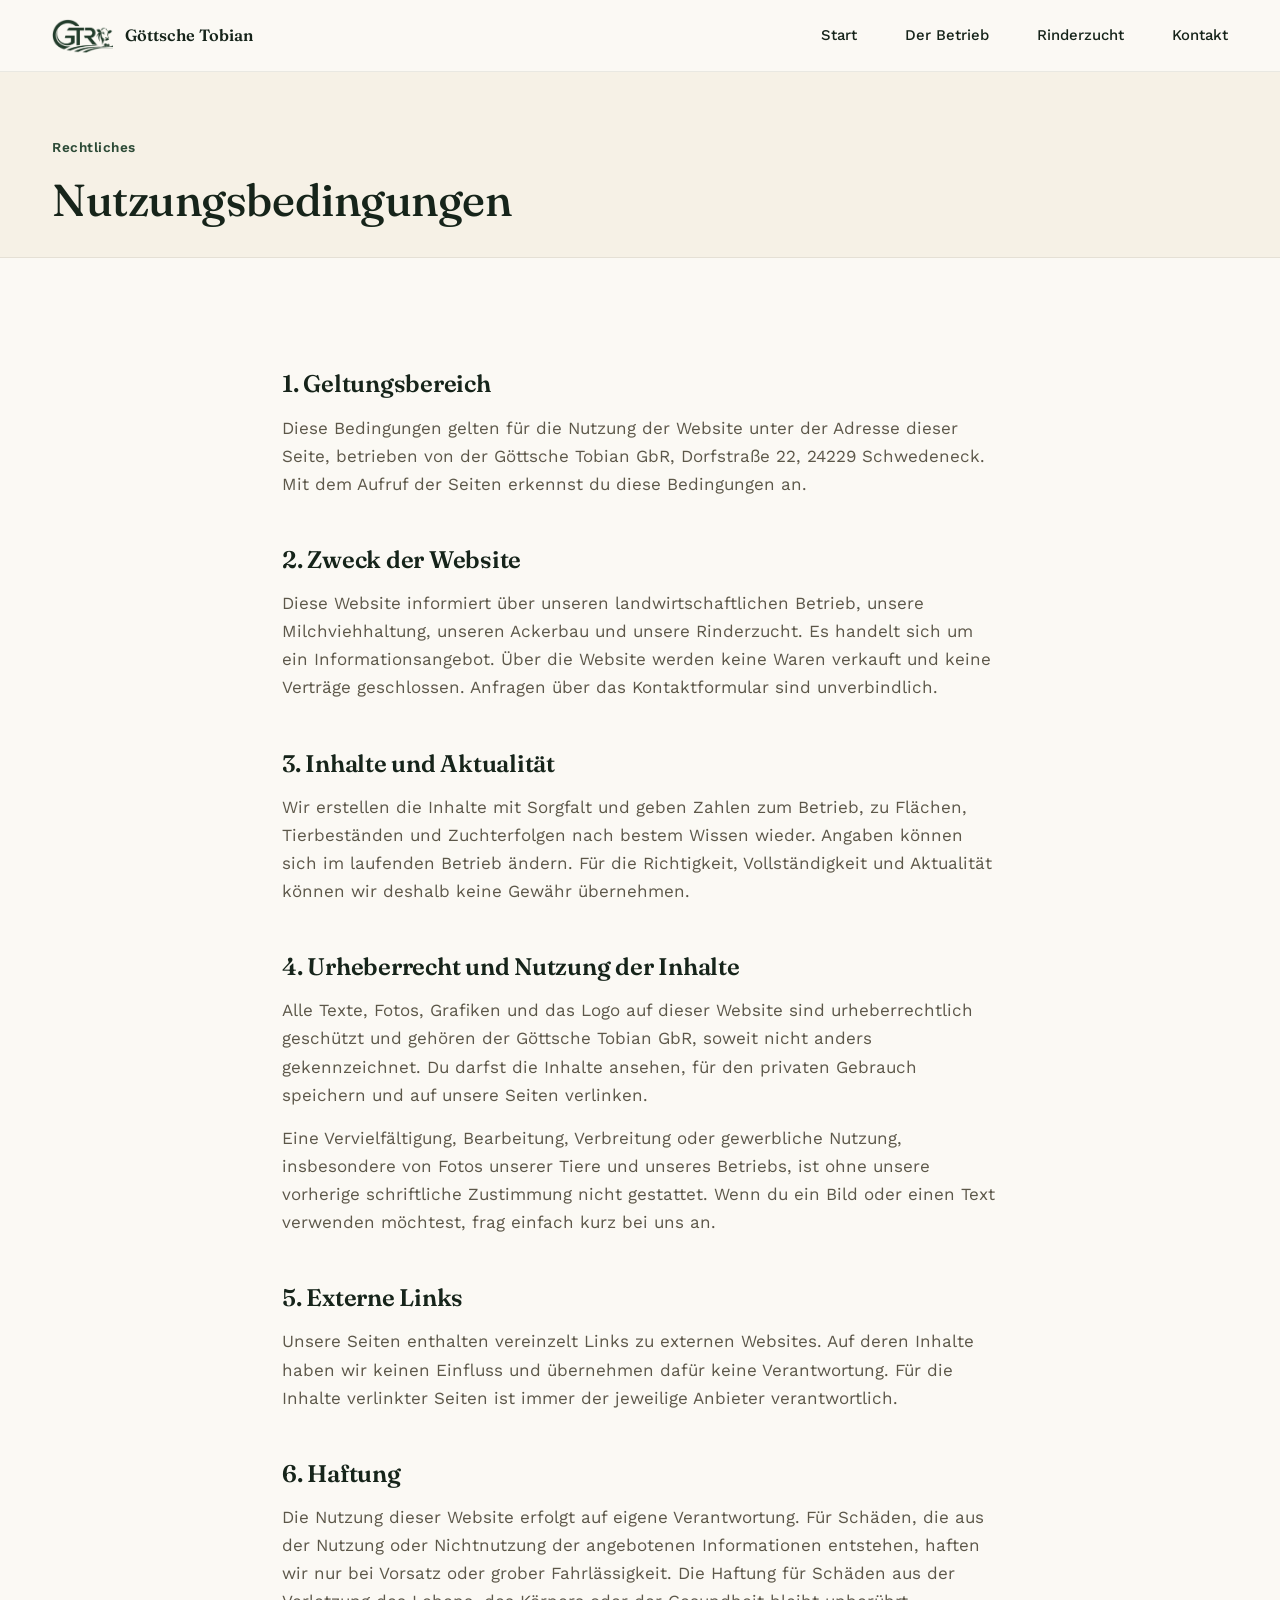
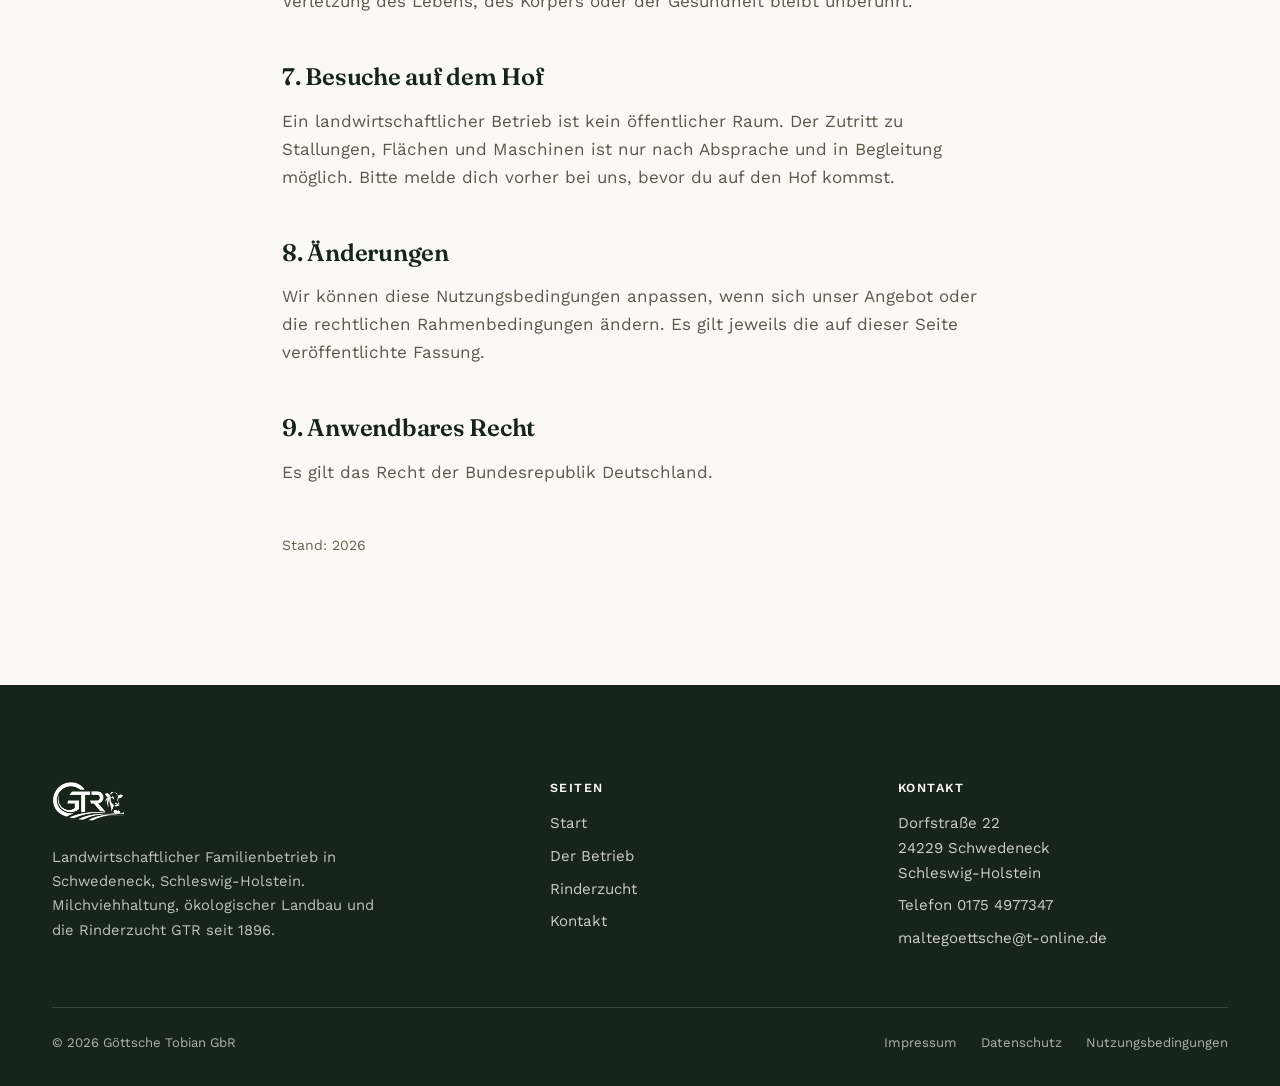
<file: nutzungsbedingungen.html>
<!DOCTYPE html>
<html lang="de">
<head>
<meta charset="utf-8">
<meta name="viewport" content="width=device-width, initial-scale=1">
<title>Nutzungsbedingungen | Göttsche Tobian GbR</title>
<meta name="description" content="Nutzungsbedingungen für die Website der Göttsche Tobian GbR: Inhalte, Urheberrecht, externe Links und Haftung.">
<link rel="canonical" href="https://seltixsyt-alt.github.io/goettsche-tobian-vorschau/nutzungsbedingungen.html">
<meta name="robots" content="noindex, nofollow">
<meta name="theme-color" content="#16241a">
<meta property="og:type" content="website">
<meta property="og:site_name" content="Göttsche Tobian GbR">
<meta property="og:locale" content="de_DE">
<meta property="og:title" content="Nutzungsbedingungen | Göttsche Tobian GbR">
<meta property="og:description" content="Bedingungen für die Nutzung dieser Website.">
<meta property="og:url" content="https://seltixsyt-alt.github.io/goettsche-tobian-vorschau/nutzungsbedingungen.html">
<meta property="og:image" content="https://seltixsyt-alt.github.io/goettsche-tobian-vorschau/assets/img/social-preview.jpg">
<meta name="twitter:card" content="summary_large_image">
<link rel="icon" href="/goettsche-tobian-vorschau/favicon.ico" sizes="32x32">
<link rel="icon" href="/goettsche-tobian-vorschau/icon-512.png" type="image/png" sizes="512x512">
<link rel="apple-touch-icon" href="/goettsche-tobian-vorschau/apple-touch-icon.png">
<link rel="manifest" href="/goettsche-tobian-vorschau/site.webmanifest">
<link rel="preload" href="assets/fonts/fraunces-latin.woff2" as="font" type="font/woff2" crossorigin>
<link rel="preload" href="assets/fonts/worksans-latin.woff2" as="font" type="font/woff2" crossorigin>
<link rel="stylesheet" href="assets/css/style.css?v=2026-10-30">
</head>
<body>

<a class="skip-link" href="#main">Zum Inhalt springen</a>

<header class="site-header">
  <div class="container">
    <a href="/goettsche-tobian-vorschau/" class="brand" aria-label="Göttsche Tobian, zur Startseite">
      <img class="brand-logo brand-logo--dark" src="assets/img/logo-gtr-mark-dark.png" alt="" width="560" height="310">
      <img class="brand-logo brand-logo--light" src="assets/img/logo-gtr-mark-light.png" alt="" width="560" height="310">
      <span class="brand-name" translate="no">Göttsche Tobian</span>
    </a>
    <nav class="nav-links" aria-label="Hauptnavigation">
      <a href="/goettsche-tobian-vorschau/">Start</a>
      <a href="betrieb.html">Der Betrieb</a>
      <a href="rinderzucht.html">Rinderzucht</a>
      <a href="kontakt.html">Kontakt</a>
    </nav>
    <button class="nav-toggle" type="button" aria-label="Menü öffnen" aria-expanded="false" aria-controls="mobile-menu">
      <span class="bar"></span><span class="bar"></span><span class="bar"></span>
    </button>
  </div>
</header>

<div class="mobile-menu" id="mobile-menu" aria-hidden="true">
  <nav aria-label="Menü">
    <ul>
      <li><a href="/goettsche-tobian-vorschau/">Start</a></li>
      <li><a href="betrieb.html">Der Betrieb</a></li>
      <li><a href="rinderzucht.html">Rinderzucht</a></li>
      <li><a href="kontakt.html">Kontakt</a></li>
    </ul>
  </nav>
  <div class="menu-meta">
    <span>Dorfstraße 22, 24229 Schwedeneck</span>
    <a href="tel:+491754977347">0175 4977347</a>
    <a href="mailto:maltegoettsche@t-online.de">maltegoettsche@t-online.de</a>
  </div>
</div>

<main id="main" tabindex="-1">

  <div class="text-hero">
    <div class="container">
      <span class="eyebrow">Rechtliches</span>
      <h1>Nutzungsbedingungen</h1>
    </div>
  </div>

  <section class="legal">
    <div class="container">

      <h2>1. Geltungsbereich</h2>
      <p>Diese Bedingungen gelten für die Nutzung der Website unter der Adresse dieser Seite, betrieben von der Göttsche Tobian GbR, Dorfstraße 22, 24229 Schwedeneck. Mit dem Aufruf der Seiten erkennst du diese Bedingungen an.</p>

      <h2>2. Zweck der Website</h2>
      <p>Diese Website informiert über unseren landwirtschaftlichen Betrieb, unsere Milchviehhaltung, unseren Ackerbau und unsere Rinderzucht. Es handelt sich um ein Informationsangebot. Über die Website werden keine Waren verkauft und keine Verträge geschlossen. Anfragen über das Kontaktformular sind unverbindlich.</p>

      <h2>3. Inhalte und Aktualität</h2>
      <p>Wir erstellen die Inhalte mit Sorgfalt und geben Zahlen zum Betrieb, zu Flächen, Tierbeständen und Zuchterfolgen nach bestem Wissen wieder. Angaben können sich im laufenden Betrieb ändern. Für die Richtigkeit, Vollständigkeit und Aktualität können wir deshalb keine Gewähr übernehmen.</p>

      <h2>4. Urheberrecht und Nutzung der Inhalte</h2>
      <p>Alle Texte, Fotos, Grafiken und das Logo auf dieser Website sind urheberrechtlich geschützt und gehören der Göttsche Tobian GbR, soweit nicht anders gekennzeichnet. Du darfst die Inhalte ansehen, für den privaten Gebrauch speichern und auf unsere Seiten verlinken.</p>
      <p>Eine Vervielfältigung, Bearbeitung, Verbreitung oder gewerbliche Nutzung, insbesondere von Fotos unserer Tiere und unseres Betriebs, ist ohne unsere vorherige schriftliche Zustimmung nicht gestattet. Wenn du ein Bild oder einen Text verwenden möchtest, frag einfach kurz bei uns an.</p>

      <h2>5. Externe Links</h2>
      <p>Unsere Seiten enthalten vereinzelt Links zu externen Websites. Auf deren Inhalte haben wir keinen Einfluss und übernehmen dafür keine Verantwortung. Für die Inhalte verlinkter Seiten ist immer der jeweilige Anbieter verantwortlich.</p>

      <h2>6. Haftung</h2>
      <p>Die Nutzung dieser Website erfolgt auf eigene Verantwortung. Für Schäden, die aus der Nutzung oder Nichtnutzung der angebotenen Informationen entstehen, haften wir nur bei Vorsatz oder grober Fahrlässigkeit. Die Haftung für Schäden aus der Verletzung des Lebens, des Körpers oder der Gesundheit bleibt unberührt.</p>

      <h2>7. Besuche auf dem Hof</h2>
      <p>Ein landwirtschaftlicher Betrieb ist kein öffentlicher Raum. Der Zutritt zu Stallungen, Flächen und Maschinen ist nur nach Absprache und in Begleitung möglich. Bitte melde dich vorher bei uns, bevor du auf den Hof kommst.</p>

      <h2>8. Änderungen</h2>
      <p>Wir können diese Nutzungsbedingungen anpassen, wenn sich unser Angebot oder die rechtlichen Rahmenbedingungen ändern. Es gilt jeweils die auf dieser Seite veröffentlichte Fassung.</p>

      <h2>9. Anwendbares Recht</h2>
      <p>Es gilt das Recht der Bundesrepublik Deutschland.</p>

      <p class="updated">Stand: <span data-year>2026</span></p>
    </div>
  </section>

</main>

<footer class="site-footer">
  <div class="container">
    <div class="footer-grid">
      <div class="footer-brand">
        <img src="assets/img/logo-gtr-mark-light.png" alt="GTR, Göttsche Tobian Rinderzucht" width="560" height="310" loading="lazy">
        <p>Landwirtschaftlicher Familienbetrieb in Schwedeneck, Schleswig-Holstein. Milchviehhaltung, ökologischer Landbau und die Rinderzucht GTR seit 1896.</p>
      </div>
      <div class="footer-col">
        <h2>Seiten</h2>
        <a href="/goettsche-tobian-vorschau/">Start</a>
        <a href="betrieb.html">Der Betrieb</a>
        <a href="rinderzucht.html">Rinderzucht</a>
        <a href="kontakt.html">Kontakt</a>
      </div>
      <div class="footer-col">
        <h2>Kontakt</h2>
        <p>Dorfstraße 22<br>24229 Schwedeneck<br>Schleswig-Holstein</p>
        <a href="tel:+491754977347">Telefon 0175 4977347</a>
        <a href="mailto:maltegoettsche@t-online.de">maltegoettsche@t-online.de</a>
      </div>
    </div>
    <div class="footer-bottom">
      <span>&copy; <span data-year>2026</span> Göttsche Tobian GbR</span>
      <nav class="footer-legal" aria-label="Rechtliches">
        <a href="impressum.html">Impressum</a>
        <a href="datenschutz.html">Datenschutz</a>
        <a href="nutzungsbedingungen.html" aria-current="page">Nutzungsbedingungen</a>
      </nav>
    </div>
  </div>
</footer>

<script src="assets/js/main.js?v=2026-10-30" defer></script>
</body>
</html>
</file>
<file: assets/css/style.css>
/* =========================================================
   Göttsche Tobian GbR – Design System
   Waldgrün, Creme, Sand. Ruhig, klar, fotografiebasiert.
   Schriften lokal eingebunden (kein externer Font-Dienst).
   ========================================================= */

/* ---------- Schriften ---------- */
@font-face {
  font-family: "Fraunces";
  font-style: normal;
  font-weight: 400 700;
  font-display: swap;
  src: url("../fonts/fraunces-latin.woff2") format("woff2");
  unicode-range: U+0000-00FF, U+0131, U+0152-0153, U+02BB-02BC, U+02C6, U+02DA, U+02DC,
    U+0304, U+0308, U+0329, U+2000-206F, U+20AC, U+2122, U+2191, U+2193, U+2212, U+2215, U+FEFF, U+FFFD;
}
@font-face {
  font-family: "Fraunces";
  font-style: normal;
  font-weight: 400 700;
  font-display: swap;
  src: url("../fonts/fraunces-latin-ext.woff2") format("woff2");
  unicode-range: U+0100-02BA, U+02BD-02C5, U+02C7-02CC, U+02CE-02D7, U+02DD-02FF, U+0304, U+0308,
    U+0329, U+1D00-1DBF, U+1E00-1E9F, U+1EF2-1EFF, U+2020, U+20A0-20AB, U+20AD-20C0, U+2113,
    U+2C60-2C7F, U+A720-A7FF;
}
@font-face {
  font-family: "Work Sans";
  font-style: normal;
  font-weight: 400 700;
  font-display: swap;
  src: url("../fonts/worksans-latin.woff2") format("woff2");
  unicode-range: U+0000-00FF, U+0131, U+0152-0153, U+02BB-02BC, U+02C6, U+02DA, U+02DC,
    U+0304, U+0308, U+0329, U+2000-206F, U+20AC, U+2122, U+2191, U+2193, U+2212, U+2215, U+FEFF, U+FFFD;
}
@font-face {
  font-family: "Work Sans";
  font-style: normal;
  font-weight: 400 700;
  font-display: swap;
  src: url("../fonts/worksans-latin-ext.woff2") format("woff2");
  unicode-range: U+0100-02BA, U+02BD-02C5, U+02C7-02CC, U+02CE-02D7, U+02DD-02FF, U+0304, U+0308,
    U+0329, U+1D00-1DBF, U+1E00-1E9F, U+1EF2-1EFF, U+2020, U+20A0-20AB, U+20AD-20C0, U+2113,
    U+2C60-2C7F, U+A720-A7FF;
}

/* ---------- Tokens ---------- */
:root {
  --forest-deep: #16241a;
  --forest: #223c2b;
  --forest-mid: #2c4a36;
  --cream: #f6f1e6;
  --off-white: #fbf9f4;
  --sand: #ddceac;
  --sand-light: #ece3cd;
  --stone: #5c5749;          /* Fließtext-Grau, AA-konform auf Creme */
  --stone-light: #69634f;    /* kleinere Labels, AA-konform */
  --hairline: #b9b2a0;       /* nur Linien/Deko */
  --ink: #1d1a14;
  --line: rgba(29, 26, 20, 0.14);
  --line-soft: rgba(29, 26, 20, 0.08);
  --white: #ffffff;

  --font-display: "Fraunces", Georgia, "Times New Roman", serif;
  --font-body: "Work Sans", "Segoe UI", system-ui, Arial, sans-serif;

  --sp-1: 0.5rem;
  --sp-2: 1rem;
  --sp-3: 1.5rem;
  --sp-4: 2rem;
  --sp-5: 3rem;
  --sp-6: 4rem;
  --sp-7: 6rem;
  --sp-8: 8rem;

  --radius: 2px;
  --max-width: 1240px;
  --header-h: 72px;
  --ease: cubic-bezier(0.22, 0.61, 0.36, 1);

  /* Die Seite hat nur ein helles Design: Auswahlfelder und Scrollleisten passend darstellen */
  color-scheme: light;
}

/* ---------- Reset & Basis ---------- */
* { box-sizing: border-box; }

html { scroll-behavior: smooth; scroll-padding-top: calc(var(--header-h) + 16px); }

body {
  margin: 0;
  background: var(--off-white);
  color: var(--ink);
  font-family: var(--font-body);
  font-size: 17px;
  line-height: 1.65;
  -webkit-font-smoothing: antialiased;
  overflow-x: hidden;
}
body.is-locked { overflow: hidden; }

img { max-width: 100%; display: block; }
a { color: inherit; text-decoration: none; }
p { margin: 0; }
ul { margin: 0; padding: 0; list-style: none; }
button { font-family: inherit; cursor: pointer; }

h1, h2, h3, h4 {
  font-family: var(--font-display);
  font-weight: 600;
  line-height: 1.14;
  letter-spacing: -0.01em;
  color: var(--forest-deep);
  margin: 0;
}

:focus-visible {
  outline: 2px solid var(--forest);
  outline-offset: 3px;
  border-radius: 1px;
}
.section--forest :focus-visible,
.site-footer :focus-visible,
.hero :focus-visible { outline-color: var(--sand); }

.skip-link {
  position: absolute;
  left: -9999px;
  top: 0;
  z-index: 400;
  background: var(--forest-deep);
  color: var(--off-white);
  padding: 0.8rem 1.2rem;
  font-size: 0.9rem;
  font-weight: 600;
}
.skip-link:focus { left: 12px; top: 12px; }

.container {
  max-width: var(--max-width);
  margin: 0 auto;
  padding: 0 var(--sp-4);
}
@media (max-width: 640px) {
  body { font-size: 16px; }
  .container { padding: 0 var(--sp-3); }
}

.visually-hidden {
  position: absolute;
  width: 1px; height: 1px;
  padding: 0; margin: -1px;
  overflow: hidden; clip: rect(0 0 0 0); white-space: nowrap; border: 0;
}

/* ---------- Eyebrow ---------- */
.eyebrow {
  display: block;
  font-family: var(--font-body);
  font-weight: 600;
  font-size: 0.85rem;
  letter-spacing: 0.04em;
  color: var(--forest-mid);
  margin-bottom: var(--sp-2);
}
.eyebrow--on-dark { color: var(--sand); }

/* ---------- Buttons ---------- */
.btn {
  display: inline-flex;
  align-items: center;
  gap: 0.6rem;
  padding: 0.9rem 1.7rem;
  border: 1px solid var(--forest-deep);
  border-radius: var(--radius);
  font-size: 0.95rem;
  font-weight: 600;
  color: var(--forest-deep);
  background: transparent;
  transition: background 0.25s var(--ease), color 0.25s var(--ease),
              border-color 0.25s var(--ease), transform 0.25s var(--ease);
}
.btn:hover { background: var(--forest-deep); color: var(--off-white); transform: translateY(-2px); }
.btn--solid { background: var(--forest-deep); color: var(--off-white); }
.btn--solid:hover { background: var(--forest); border-color: var(--forest); }
.btn--on-dark { border-color: rgba(251, 249, 244, 0.6); color: var(--off-white); }
.btn--on-dark:hover { background: var(--off-white); color: var(--forest-deep); border-color: var(--off-white); }
.btn svg { width: 16px; height: 16px; flex-shrink: 0; transition: transform 0.25s var(--ease); }
.btn:hover svg { transform: translateX(4px); }

.link-more {
  display: inline-flex;
  align-items: center;
  gap: 0.4rem;
  font-size: 0.88rem;
  font-weight: 600;
  color: var(--forest-deep);
  border-bottom: 1px solid var(--hairline);
  padding-bottom: 2px;
  transition: border-color 0.25s var(--ease), gap 0.25s var(--ease);
}
.link-more:hover { border-color: var(--forest-deep); gap: 0.7rem; }

/* ---------- Header ---------- */
.site-header {
  position: fixed;
  top: 0; left: 0; right: 0;
  z-index: 100;
  height: var(--header-h);
  display: flex;
  align-items: center;
  background: var(--off-white);
  border-bottom: 1px solid var(--line-soft);
  transition: background 0.3s var(--ease), border-color 0.3s var(--ease);
}
.site-header .container {
  display: flex;
  align-items: center;
  justify-content: space-between;
  gap: var(--sp-3);
  width: 100%;
}

/* Transparent über dem Hero, ab dem Scrollen deckend */
body.has-transparent-header .site-header {
  background: transparent;
  border-bottom-color: transparent;
}
body.has-transparent-header .site-header::before {
  content: "";
  position: absolute;
  inset: 0;
  background: linear-gradient(180deg, rgba(12, 20, 14, 0.55), rgba(12, 20, 14, 0));
  pointer-events: none;
}
body.has-transparent-header .site-header.is-scrolled { background: var(--off-white); border-bottom-color: var(--line-soft); }
body.has-transparent-header .site-header.is-scrolled::before { opacity: 0; }

.brand { display: flex; align-items: center; gap: 0.7rem; flex-shrink: 0; }
.brand-logo { height: 34px; width: auto; }
.brand-logo--light { display: none; }
body.has-transparent-header .site-header:not(.is-scrolled) .brand-logo--light { display: block; }
body.has-transparent-header .site-header:not(.is-scrolled) .brand-logo--dark { display: none; }

.brand-name {
  font-family: var(--font-display);
  font-weight: 600;
  font-size: 1.02rem;
  color: var(--forest-deep);
  white-space: nowrap;
  transition: color 0.3s var(--ease);
}
body.has-transparent-header .site-header:not(.is-scrolled) .brand-name { color: var(--off-white); }

.nav-links { display: flex; align-items: center; gap: var(--sp-5); }
.nav-links a {
  font-size: 0.93rem;
  font-weight: 500;
  color: var(--forest-deep);
  position: relative;
  padding: 0.4rem 0;
  transition: color 0.3s var(--ease);
}
body.has-transparent-header .site-header:not(.is-scrolled) .nav-links a { color: var(--off-white); }
.nav-links a::after {
  content: "";
  position: absolute;
  left: 0; right: 100%;
  bottom: 0;
  height: 1px;
  background: currentColor;
  transition: right 0.3s var(--ease);
}
.nav-links a:hover::after, .nav-links a[aria-current="page"]::after { right: 0; }
.nav-links a[aria-current="page"] { font-weight: 600; }

/* Hamburger */
.nav-toggle {
  display: none;
  width: 44px; height: 44px;
  position: relative;
  background: none;
  border: none;
  padding: 0;
  margin-right: -8px;
}
.nav-toggle .bar {
  position: absolute;
  left: 11px;
  width: 22px;
  height: 2px;
  background: var(--forest-deep);
  transition: transform 0.3s var(--ease), opacity 0.2s var(--ease), background 0.3s var(--ease);
}
.nav-toggle .bar:nth-child(1) { top: 15px; }
.nav-toggle .bar:nth-child(2) { top: 21px; }
.nav-toggle .bar:nth-child(3) { top: 27px; }
body.has-transparent-header .site-header:not(.is-scrolled) .nav-toggle .bar { background: var(--off-white); }

/* Offenes Menü: Kopfzeile wird Teil des dunklen Overlays */
body.nav-open .site-header,
body.has-transparent-header.nav-open .site-header.is-scrolled {
  background: var(--forest-deep);
  border-bottom-color: rgba(251, 249, 244, 0.12);
}
body.nav-open .site-header::before { opacity: 0; }
body.nav-open .brand-logo--dark { display: none !important; }
body.nav-open .brand-logo--light { display: block !important; }
body.nav-open .brand-name { color: var(--off-white) !important; }
body.nav-open .nav-toggle .bar { background: var(--off-white) !important; }
body.nav-open .nav-toggle .bar:nth-child(1) { transform: translateY(6px) rotate(45deg); }
body.nav-open .nav-toggle .bar:nth-child(2) { opacity: 0; }
body.nav-open .nav-toggle .bar:nth-child(3) { transform: translateY(-6px) rotate(-45deg); }

/* Mobile-Menü: eigenes Overlay direkt unter <body>, unabhängig vom Header */
.mobile-menu {
  position: fixed;
  inset: 0;
  z-index: 90;
  background: var(--forest-deep);
  display: flex;
  flex-direction: column;
  justify-content: center;
  padding: var(--header-h) var(--sp-4) var(--sp-5);
  opacity: 0;
  visibility: hidden;
  transform: translateY(-8px);
  transition: opacity 0.32s var(--ease), transform 0.32s var(--ease), visibility 0.32s;
}
.mobile-menu.is-open { opacity: 1; visibility: visible; transform: translateY(0); }
.mobile-menu ul { display: flex; flex-direction: column; gap: var(--sp-2); }
.mobile-menu a {
  font-family: var(--font-display);
  font-size: clamp(1.7rem, 8vw, 2.4rem);
  font-weight: 500;
  color: var(--off-white);
  display: inline-block;
  padding: 0.3rem 0;
}
.mobile-menu a[aria-current="page"] { color: var(--sand); }
.mobile-menu .menu-meta {
  margin-top: var(--sp-6);
  padding-top: var(--sp-3);
  border-top: 1px solid rgba(251, 249, 244, 0.18);
  color: rgba(251, 249, 244, 0.75);
  font-size: 0.92rem;
  line-height: 1.8;
}
.mobile-menu .menu-meta a { font-family: var(--font-body); font-size: 0.92rem; display: block; }

@media (max-width: 900px) {
  .nav-links { display: none; }
  .nav-toggle { display: block; }
}

/* ---------- Hero ---------- */
.hero {
  position: relative;
  min-height: 100svh;
  display: flex;
  align-items: flex-end;
  color: var(--off-white);
  overflow: hidden;
}
.hero-media { position: absolute; inset: 0; z-index: 0; }
.hero-media picture { display: block; width: 100%; height: 100%; }
.hero-media img { width: 100%; height: 100%; object-fit: cover; }
.hero-media::after {
  content: "";
  position: absolute;
  inset: 0;
  background: linear-gradient(180deg, rgba(13, 22, 15, 0.42) 0%, rgba(13, 22, 15, 0.18) 38%, rgba(13, 22, 15, 0.82) 100%);
}
.hero-content { position: relative; z-index: 1; padding: calc(var(--header-h) + var(--sp-4)) 0 var(--sp-7); max-width: 800px; }
.hero h1 { color: var(--off-white); font-size: clamp(2.4rem, 6vw, 4.4rem); font-weight: 500; }
.hero p.lead {
  margin-top: var(--sp-3);
  font-size: clamp(1.02rem, 1.6vw, 1.2rem);
  color: #f0e9d8;
  max-width: 48ch;
}
.hero-actions { margin-top: var(--sp-5); display: flex; gap: var(--sp-3); flex-wrap: wrap; }
.hero-scroll-cue {
  position: absolute;
  bottom: var(--sp-4); right: var(--sp-4);
  z-index: 1;
  color: var(--sand-light);
  font-size: 0.76rem;
  letter-spacing: 0.12em;
  text-transform: uppercase;
  display: flex; align-items: center; gap: 0.6rem;
}
.hero-scroll-cue .line { width: 34px; height: 1px; background: currentColor; }
@media (max-width: 640px) { .hero-scroll-cue { display: none; } }

.page-hero {
  position: relative;
  min-height: 58vh;
  display: flex;
  align-items: flex-end;
  color: var(--off-white);
  overflow: hidden;
}
.page-hero--tall { min-height: 70vh; }
.page-hero .hero-content { padding: calc(var(--header-h) + var(--sp-5)) 0 var(--sp-6); max-width: 860px; }
.page-hero h1 { font-size: clamp(2rem, 5vw, 3.4rem); color: var(--off-white); font-weight: 500; }

/* Schlichter Kopf für Rechtstexte */
.text-hero {
  padding: calc(var(--header-h) + var(--sp-6)) 0 var(--sp-4);
  background: var(--cream);
  border-bottom: 1px solid var(--line-soft);
}
.text-hero h1 { font-size: clamp(1.9rem, 4vw, 2.8rem); font-weight: 500; }

/* ---------- Sections ---------- */
.section { padding: var(--sp-8) 0; }
@media (max-width: 900px) { .section { padding: var(--sp-6) 0; } }
.section--tight { padding: var(--sp-6) 0; }
.section--cream { background: var(--cream); }
.section--forest { background: var(--forest-deep); color: var(--off-white); }
.section--forest h2, .section--forest h3 { color: var(--off-white); }
.section--sand { background: var(--sand-light); }

.section-head { max-width: 700px; margin-bottom: var(--sp-6); }
.section-head.center { margin-left: auto; margin-right: auto; text-align: center; }
.section-head h2 { font-size: clamp(1.75rem, 3.4vw, 2.6rem); font-weight: 500; }
.section-head p { margin-top: var(--sp-2); color: var(--stone); font-size: 1.05rem; }
.section--forest .section-head p { color: #e3d9c0; }

.prose { max-width: 66ch; }
.prose p + p { margin-top: 1.1em; }
.section--forest .prose p { color: rgba(251, 249, 244, 0.9); }

/* Rechtstexte */
.legal { padding: var(--sp-6) 0 var(--sp-8); }
.legal .container { max-width: 780px; }
.legal h2 { font-size: 1.5rem; margin-top: var(--sp-5); margin-bottom: var(--sp-2); }
.legal h3 { font-size: 1.12rem; font-family: var(--font-body); font-weight: 600; margin-top: var(--sp-4); margin-bottom: 0.4rem; }
.legal p, .legal li { color: var(--stone); }
.legal p + p { margin-top: 0.9em; }
.legal ul { list-style: disc; padding-left: 1.3rem; margin-top: 0.6rem; }
.legal li { margin-bottom: 0.35rem; }
.legal a { border-bottom: 1px solid var(--hairline); }
.legal a:hover { border-color: var(--forest-deep); color: var(--forest-deep); }
.legal .updated { font-size: 0.88rem; color: var(--stone-light); margin-top: var(--sp-5); }

/* ---------- Raster & Karten ---------- */
.grid-2 { display: grid; grid-template-columns: 1fr 1fr; gap: var(--sp-6); align-items: start; }
.grid-3 { display: grid; grid-template-columns: repeat(3, 1fr); gap: var(--sp-5); }
@media (max-width: 900px) {
  .grid-2 { grid-template-columns: 1fr; gap: var(--sp-4); }
  .grid-3 { grid-template-columns: 1fr; gap: var(--sp-4); }
}

.figure { position: relative; overflow: hidden; background: var(--sand-light); }
.figure img { width: 100%; height: 100%; object-fit: cover; transition: transform 0.6s var(--ease); }
.figure figcaption { margin-top: 0.7rem; font-size: 0.85rem; color: var(--stone); }

.pillar-card { display: flex; flex-direction: column; border-top: 1px solid var(--line); padding-top: var(--sp-3); }
.pillar-card .num { font-family: var(--font-display); font-size: 0.95rem; color: var(--forest-mid); margin-bottom: var(--sp-2); }
.pillar-card h3 { font-size: 1.35rem; margin-bottom: 0.7rem; }
.pillar-card p { color: var(--stone); flex-grow: 1; }
.pillar-card .link-more { margin-top: var(--sp-3); align-self: flex-start; }

/* ---------- Zahlen ---------- */
.stats { display: grid; grid-template-columns: repeat(4, 1fr); border-top: 1px solid var(--line-soft); border-left: 1px solid var(--line-soft); }
.stat { border-right: 1px solid var(--line-soft); border-bottom: 1px solid var(--line-soft); padding: var(--sp-4) var(--sp-3); }
.stat .value { font-family: var(--font-display); font-size: clamp(1.9rem, 3.4vw, 2.7rem); color: var(--forest-deep); font-weight: 500; }
.stat .label { margin-top: 0.4rem; font-size: 0.88rem; color: var(--stone); }
.section--forest .stat .value { color: var(--off-white); }
.section--forest .stat .label { color: #e3d9c0; }
.section--forest .stats, .section--forest .stat { border-color: rgba(251, 249, 244, 0.2); }
@media (max-width: 760px) { .stats { grid-template-columns: repeat(2, minmax(0, 1fr)); } }
@media (max-width: 420px) {
  .stat { padding: var(--sp-3) var(--sp-2); }
  .stat .value { font-size: 1.55rem; }
  .stat .label { font-size: 0.82rem; }
}

/* Lange deutsche Wörter sauber umbrechen */
h1, h2, h3, p, li, dd, .quote, .note, .label { overflow-wrap: break-word; }
@media (max-width: 640px) {
  h1, h2, h3, .quote { hyphens: auto; -webkit-hyphens: auto; }
}

.btn--sand { background: var(--sand); color: var(--forest-deep); border-color: var(--sand); }
.btn--sand:hover { background: var(--sand-light); color: var(--forest-deep); border-color: var(--sand-light); }

.inline-link { border-bottom: 1px solid var(--hairline); transition: border-color 0.25s var(--ease), color 0.25s var(--ease); }
.inline-link:hover { border-color: var(--forest-deep); color: var(--forest-deep); }

/* Buttons nebeneinander werden auf dem Handy gleich breit untereinander gestapelt */
@media (max-width: 640px) {
  .hero-actions { display: grid; grid-template-columns: 1fr; gap: 0.75rem; }
  .hero-actions .btn { justify-content: center; width: 100%; }
}

/* ---------- Timeline ---------- */
.timeline { position: relative; border-left: 1px solid var(--line); padding-left: var(--sp-5); }
.timeline-item { position: relative; padding-bottom: var(--sp-6); }
.timeline-item:last-child { padding-bottom: 0; }
.timeline-item::before {
  content: "";
  position: absolute;
  left: calc(-1 * var(--sp-5) - 5px);
  top: 0.4rem;
  width: 9px; height: 9px;
  border-radius: 50%;
  background: var(--forest-deep);
}
.timeline-item .year { font-family: var(--font-display); font-size: 1rem; color: var(--forest-mid); margin-bottom: 0.3rem; display: block; }
.timeline-item h3 { font-size: 1.45rem; margin-bottom: 0.5rem; }
.timeline-item p { color: var(--stone); max-width: 62ch; }
.timeline-media { margin-top: var(--sp-3); display: grid; grid-template-columns: repeat(2, 1fr); gap: var(--sp-2); max-width: 620px; }
@media (max-width: 600px) { .timeline-media { grid-template-columns: 1fr; } }
@media (max-width: 640px) { .timeline { padding-left: var(--sp-4); } .timeline-item::before { left: calc(-1 * var(--sp-4) - 5px); } }

/* ---------- Rassenliste ---------- */
.breed-list { border-top: 1px solid var(--line); }
.breed-row {
  display: grid;
  grid-template-columns: 1.2fr 2fr auto;
  gap: var(--sp-4);
  align-items: baseline;
  padding: var(--sp-3) 0;
  border-bottom: 1px solid var(--line);
}
.breed-row .name { font-family: var(--font-display); font-size: 1.25rem; color: var(--forest-deep); }
.breed-row .desc { color: var(--stone); font-size: 0.96rem; }
.breed-row .tag { font-size: 0.76rem; letter-spacing: 0.08em; text-transform: uppercase; color: var(--forest-mid); white-space: nowrap; }
.breed-row--focus .tag { color: var(--forest-deep); font-weight: 600; }
@media (max-width: 760px) { .breed-row { grid-template-columns: 1fr; gap: 0.35rem; } }

/* ---------- Zuchtbuch ---------- */
.animal-grid { display: grid; grid-template-columns: repeat(3, 1fr); gap: 1px; background: var(--line); border: 1px solid var(--line); }
.animal-cell { background: var(--off-white); padding: var(--sp-4) var(--sp-3); min-height: 132px; display: flex; flex-direction: column; }
.section--cream .animal-cell { background: var(--cream); }
.animal-cell .prefix { font-size: 0.7rem; letter-spacing: 0.12em; color: var(--stone-light); text-transform: uppercase; }
.animal-cell .name { font-family: var(--font-display); font-size: 1.3rem; color: var(--forest-deep); margin-top: 0.25rem; }
.animal-cell .note { font-size: 0.82rem; color: var(--stone); margin-top: auto; padding-top: 0.6rem; }
@media (max-width: 900px) { .animal-grid { grid-template-columns: repeat(2, 1fr); } }
@media (max-width: 520px) { .animal-grid { grid-template-columns: 1fr; } }

/* ---------- Galerie: alle Kacheln im gleichen Format ---------- */
.gallery { display: grid; grid-template-columns: repeat(3, 1fr); gap: var(--sp-2); }
.gallery--4 { grid-template-columns: repeat(4, 1fr); }
.tile {
  position: relative;
  display: block;
  aspect-ratio: 4 / 3;
  overflow: hidden;
  background: var(--sand-light);
  cursor: zoom-in;
  border: none;
  padding: 0;
  width: 100%;
}
.tile img { width: 100%; height: 100%; object-fit: cover; transition: transform 0.6s var(--ease); }
.tile:hover img { transform: scale(1.04); }
/* Urkunden und Zuchttafeln: gleiche Kachel, aber vollständig sichtbar */
.tile--doc { background: var(--cream); }
.tile--doc img { object-fit: contain; padding: 6%; }
.tile--doc:hover img { transform: scale(1.02); }
.section--cream .tile--doc { background: var(--off-white); }

.tile-caption {
  position: absolute;
  left: 0; right: 0; bottom: 0;
  padding: 1.6rem 0.9rem 0.7rem;
  background: linear-gradient(180deg, rgba(13, 22, 15, 0), rgba(13, 22, 15, 0.8));
  color: var(--off-white);
  font-size: 0.82rem;
  text-align: left;
  opacity: 0;
  transform: translateY(6px);
  transition: opacity 0.3s var(--ease), transform 0.3s var(--ease);
}
.tile:hover .tile-caption, .tile:focus-visible .tile-caption { opacity: 1; transform: translateY(0); }
.tile--doc .tile-caption { background: linear-gradient(180deg, rgba(13, 22, 15, 0), rgba(13, 22, 15, 0.85)); }

@media (max-width: 1000px) { .gallery, .gallery--4 { grid-template-columns: repeat(2, 1fr); } }
@media (max-width: 620px) {
  .gallery, .gallery--4 { grid-template-columns: 1fr; gap: var(--sp-2); }
  .tile-caption { opacity: 1; transform: none; }
}

/* ---------- Lightbox ---------- */
.lightbox {
  position: fixed; inset: 0; z-index: 300;
  background: rgba(12, 19, 13, 0.96);
  display: flex; flex-direction: column; align-items: center; justify-content: center;
  padding: var(--sp-5) var(--sp-3);
  opacity: 0; visibility: hidden;
  transition: opacity 0.28s var(--ease), visibility 0.28s;
}
.lightbox.is-open { opacity: 1; visibility: visible; }
.lightbox img { max-width: min(1100px, 92vw); max-height: 80vh; object-fit: contain; }
.lightbox-caption { color: var(--sand-light); text-align: center; margin-top: var(--sp-3); font-size: 0.9rem; max-width: 60ch; }
.lightbox-close {
  position: absolute; top: var(--sp-3); right: var(--sp-3);
  background: none; border: 1px solid rgba(251, 249, 244, 0.4);
  color: var(--off-white);
  font-size: 0.8rem; letter-spacing: 0.1em; text-transform: uppercase;
  padding: 0.6rem 1rem;
  transition: background 0.25s var(--ease), color 0.25s var(--ease);
}
.lightbox-close:hover { background: var(--off-white); color: var(--forest-deep); }

/* ---------- Kreislauf ---------- */
.loop { display: grid; grid-template-columns: repeat(4, 1fr); gap: var(--sp-3); }
.loop-step { padding: var(--sp-3); background: var(--off-white); border: 1px solid var(--line); }
.loop-step .idx { font-family: var(--font-display); color: var(--forest-mid); font-size: 1.05rem; }
.loop-step h3 { font-size: 1.05rem; margin: 0.5rem 0; font-family: var(--font-body); font-weight: 600; }
.loop-step p { font-size: 0.9rem; color: var(--stone); }
@media (max-width: 900px) { .loop { grid-template-columns: 1fr 1fr; } }
@media (max-width: 520px) { .loop { grid-template-columns: 1fr; } }

/* ---------- Zitat / Split / Fakten ---------- */
.quote { font-family: var(--font-display); font-size: clamp(1.35rem, 2.6vw, 1.95rem); font-weight: 500; color: var(--forest-deep); max-width: 820px; line-height: 1.45; }
.section--forest .quote { color: var(--off-white); }

.split { display: grid; grid-template-columns: 1fr 1fr; gap: var(--sp-6); align-items: center; }
.split-media .figure { aspect-ratio: 4 / 5; }
.split h2, .split h3 { margin-bottom: var(--sp-3); }
@media (max-width: 900px) {
  .split { grid-template-columns: 1fr; gap: var(--sp-4); }
  .split.reverse .split-media { order: -1; }
  .split-media .figure { aspect-ratio: 4 / 3; }
}

.facts { display: grid; grid-template-columns: repeat(2, 1fr); gap: var(--sp-3) var(--sp-5); margin: 0; }
.facts dt { font-size: 0.78rem; text-transform: uppercase; letter-spacing: 0.08em; color: var(--stone-light); }
.facts dd { margin: 0.2rem 0 0; font-size: 1.05rem; color: var(--ink); }
.facts a { border-bottom: 1px solid var(--hairline); transition: border-color 0.25s var(--ease); }
.facts a:hover { border-color: var(--forest-deep); }
@media (max-width: 640px) { .facts { grid-template-columns: 1fr; } }

/* ---------- Formular ---------- */
.form { display: grid; gap: var(--sp-3); max-width: 620px; }
.form-row { display: grid; gap: 0.4rem; }
.form label { font-size: 0.82rem; text-transform: uppercase; letter-spacing: 0.08em; color: var(--stone); font-weight: 600; }
.form input, .form textarea, .form select {
  font-family: inherit;
  font-size: 1rem;
  color: var(--ink);
  background: var(--off-white);
  border: 1px solid var(--hairline);
  border-radius: var(--radius);
  padding: 0.8rem 0.9rem;
  transition: border-color 0.2s var(--ease), box-shadow 0.2s var(--ease);
  width: 100%;
}
.section--cream .form input, .section--cream .form textarea { background: var(--white); }
.form input:focus, .form textarea:focus, .form select:focus { outline: none; border-color: var(--forest); box-shadow: 0 0 0 3px rgba(34, 60, 43, 0.3); }
.form textarea { min-height: 150px; resize: vertical; }
.form input[aria-invalid="true"], .form textarea[aria-invalid="true"] { border-color: #9d3b26; }
.field-error { font-size: 0.84rem; color: #9d3b26; min-height: 1.1em; }
.form .hp { position: absolute; left: -9999px; opacity: 0; height: 0; width: 0; }
.form-note { font-size: 0.84rem; color: var(--stone); }
.form-status { padding: 0.9rem 1rem; border: 1px solid var(--line); font-size: 0.94rem; }
.form-status--ok { border-color: var(--forest-mid); background: rgba(44, 74, 54, 0.07); color: var(--forest-deep); }
.form-status--error { border-color: #9d3b26; background: rgba(157, 59, 38, 0.06); color: #7d2f1e; }

/* ---------- Karte mit Einwilligung ---------- */
.map-frame { position: relative; width: 100%; aspect-ratio: 4 / 3; border: 1px solid var(--line); background: var(--sand-light); overflow: hidden; }
.map-frame iframe { width: 100%; height: 100%; border: 0; display: block; }
.map-consent {
  position: absolute; inset: 0;
  display: flex; flex-direction: column; align-items: center; justify-content: center;
  gap: var(--sp-2);
  text-align: center;
  padding: var(--sp-4);
  background: var(--sand-light);
}
.map-consent p { color: var(--stone); font-size: 0.92rem; max-width: 42ch; }

/* ---------- Cookie-Banner ---------- */
.cookie-banner {
  position: fixed;
  left: var(--sp-3); right: var(--sp-3); bottom: var(--sp-3);
  z-index: 250;
  max-width: 560px;
  background: var(--forest-deep);
  color: rgba(251, 249, 244, 0.88);
  padding: var(--sp-3);
  border-radius: var(--radius);
  box-shadow: 0 12px 40px rgba(12, 20, 14, 0.28);
  transform: translateY(20px);
  opacity: 0;
  visibility: hidden;
  transition: transform 0.35s var(--ease), opacity 0.35s var(--ease), visibility 0.35s;
}
.cookie-banner.is-open { transform: translateY(0); opacity: 1; visibility: visible; }
.cookie-banner h2 { color: var(--off-white); font-size: 1.05rem; font-family: var(--font-body); font-weight: 600; margin-bottom: 0.4rem; }
.cookie-banner p { font-size: 0.88rem; line-height: 1.6; }
.cookie-banner a { color: var(--sand); border-bottom: 1px solid rgba(221, 206, 172, 0.5); }
.cookie-actions { display: flex; gap: var(--sp-2); margin-top: var(--sp-3); flex-wrap: wrap; }
.cookie-actions .btn { padding: 0.7rem 1.2rem; font-size: 0.88rem; }
@media (max-width: 640px) {
  .cookie-banner { left: 10px; right: 10px; bottom: 10px; padding: 1rem 1.1rem; }
  .cookie-banner h2 { font-size: 0.95rem; margin-bottom: 0.25rem; }
  .cookie-banner p { font-size: 0.8rem; line-height: 1.5; }
  .cookie-actions { margin-top: 0.8rem; gap: 0.6rem; flex-wrap: nowrap; }
  .cookie-actions .btn { flex: 1 1 0; justify-content: center; padding: 0.65rem 0.5rem; font-size: 0.82rem; white-space: nowrap; }
}

/* ---------- 404 ---------- */
.error-page { min-height: 72vh; display: flex; align-items: center; padding: calc(var(--header-h) + var(--sp-6)) 0 var(--sp-7); }
.error-page .code { font-family: var(--font-display); font-size: clamp(3.5rem, 12vw, 7rem); color: var(--sand); line-height: 1; }

/* ---------- Footer ---------- */
.site-footer { background: var(--forest-deep); color: rgba(251, 249, 244, 0.8); padding: var(--sp-7) 0 var(--sp-4); }
.footer-grid {
  display: grid;
  grid-template-columns: 1.5fr 1fr 1.1fr;
  gap: var(--sp-5);
  padding-bottom: var(--sp-5);
  border-bottom: 1px solid rgba(251, 249, 244, 0.16);
}
.footer-brand img { height: 40px; width: auto; margin-bottom: var(--sp-3); }
.footer-brand p { max-width: 36ch; color: rgba(251, 249, 244, 0.75); font-size: 0.92rem; }
.footer-col h2 {
  font-family: var(--font-body);
  color: var(--off-white);
  font-size: 0.78rem;
  letter-spacing: 0.12em;
  text-transform: uppercase;
  margin-bottom: var(--sp-2);
  font-weight: 600;
}
.footer-col a, .footer-col p { display: block; color: rgba(251, 249, 244, 0.8); font-size: 0.94rem; margin-bottom: 0.5rem; }
.footer-col a { transition: color 0.2s var(--ease); }
.footer-col a:hover { color: var(--off-white); text-decoration: underline; text-underline-offset: 3px; }
.footer-bottom {
  display: flex; justify-content: space-between; align-items: center; gap: var(--sp-2);
  padding-top: var(--sp-3);
  font-size: 0.82rem;
  color: rgba(251, 249, 244, 0.68);
  flex-wrap: wrap;
}
.footer-legal { display: flex; gap: var(--sp-3); flex-wrap: wrap; }
.footer-legal a:hover { color: var(--off-white); text-decoration: underline; text-underline-offset: 3px; }
@media (max-width: 800px) { .footer-grid { grid-template-columns: 1fr; gap: var(--sp-4); } }

/* ---------- Utility ---------- */
.text-center { text-align: center; }
.center-col { max-width: 700px; margin-left: auto; margin-right: auto; }
.mt-3 { margin-top: var(--sp-3); }
.mt-4 { margin-top: var(--sp-4); }
.mt-5 { margin-top: var(--sp-5); }

/* ---------- Reduzierte Bewegung ---------- */
@media (prefers-reduced-motion: reduce) {
  html { scroll-behavior: auto; }
  *, *::before, *::after {
    animation-duration: 0.01ms !important;
    animation-iteration-count: 1 !important;
    transition-duration: 0.01ms !important;
  }
  .tile:hover img, .figure:hover img { transform: none; }
}

/* ---------- Kleine Hilfsklassen (ersetzen frühere Inline-Styles, damit die CSP ohne unsafe-inline auskommt) ---------- */
.text-stone { color: var(--stone); }
.mb-6 { margin-bottom: var(--sp-6); }
.page-hero--short { min-height: 46vh; }
.heading-small { font-size: 1.2rem; }
.note-small { font-size: 0.88rem; color: var(--stone); }
.btn--start { justify-self: start; }

/* ---------- Rinderzucht-Karte auf der Startseite ----------
   Dunkel und auf großen Bildschirmen etwas höher als die beiden anderen, damit die
   Zucht nicht wie ein Unterpunkt der Milchviehhaltung wirkt. */
.pillar-card--zucht { background: var(--forest-deep); border-top: none; padding: var(--sp-4) var(--sp-3); }
.pillar-card--zucht .num { color: var(--sand); }
.pillar-card--zucht h3 { color: var(--off-white); }
.pillar-card--zucht p { color: #e3d9c0; }
.pillar-card--zucht .link-more { color: var(--sand); border-color: rgba(221, 206, 172, 0.5); }
.pillar-card--zucht .link-more:hover { border-color: var(--sand); }
@media (min-width: 901px) {
  .pillar-card--zucht { margin-top: calc(-1 * var(--sp-3)); margin-bottom: calc(-1 * var(--sp-3)); }
}

/* ---------- Touch und Browserverhalten ---------- */
a, button, input, select, textarea, summary, .tile { touch-action: manipulation; }
.lightbox, .mobile-menu { overscroll-behavior: contain; }
h1, h2, h3 { text-wrap: balance; }

/* ---------- Druck ---------- */
@media print {
  .site-header, .mobile-menu, .cookie-banner, .hero-scroll-cue, .lightbox { display: none !important; }
  body { font-size: 12pt; }
  .section { padding: 1.5rem 0; }
}
</file>
